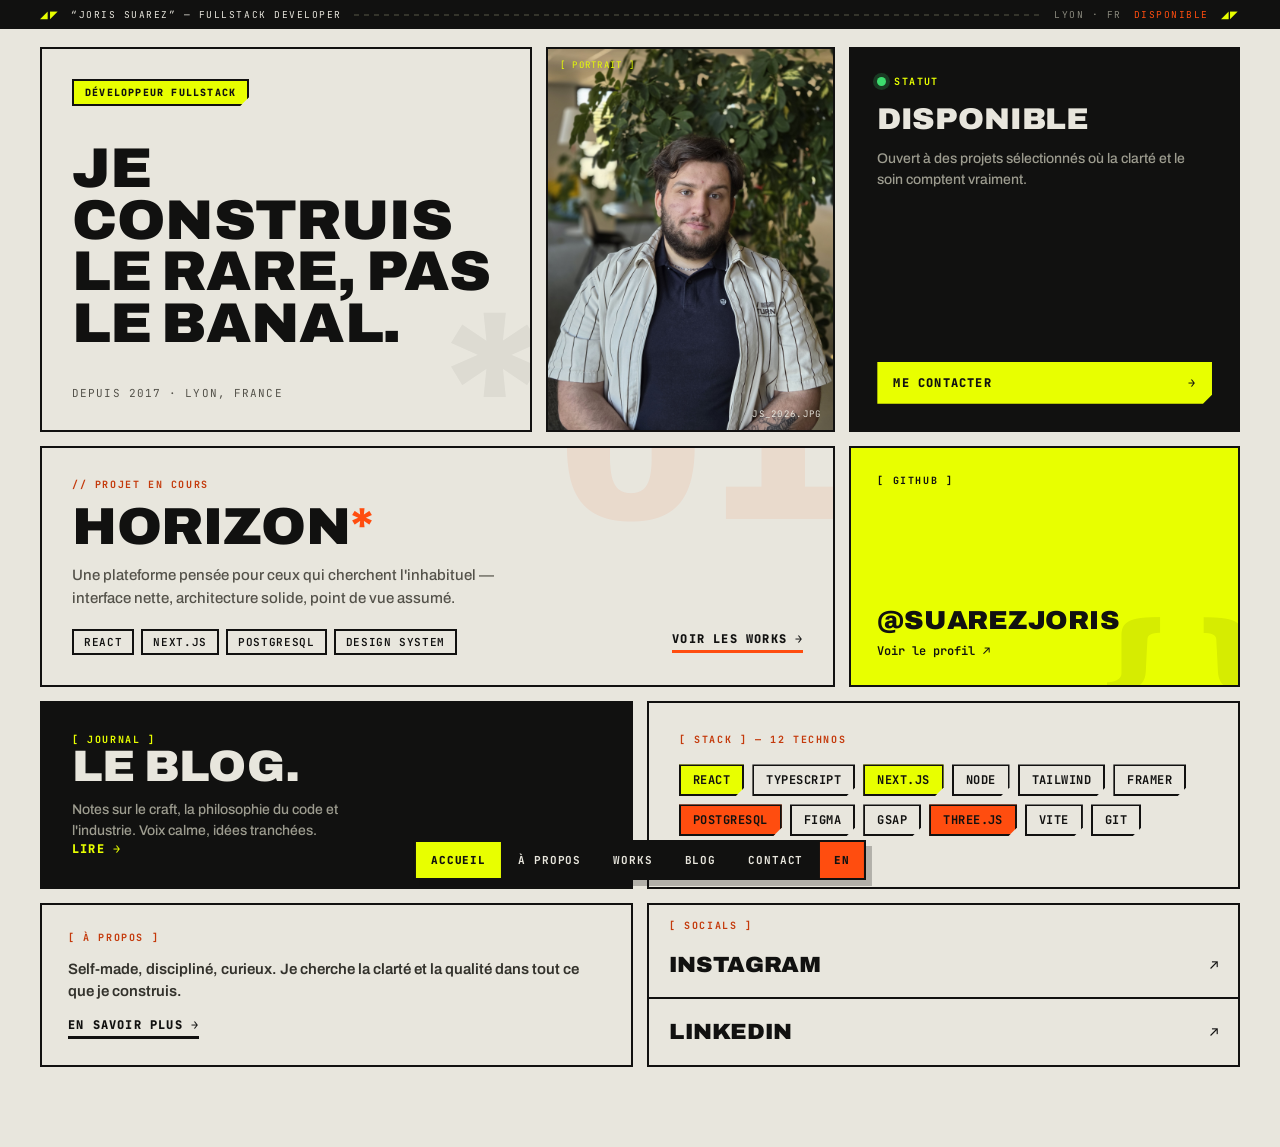
<file: index.html>
<!DOCTYPE html>
<html lang="fr">
<head>
  <meta charset="UTF-8">
  <meta name="viewport" content="width=device-width, initial-scale=1.0">
  <title>Joris Suarez — Fullstack Developer</title>
  <meta name="description" content="Portfolio de Joris Suarez, développeur fullstack depuis 2017. Lyon, France.">
  <link rel="icon" type="image/svg+xml" href="favicon.svg">
  <link rel="preconnect" href="https://fonts.googleapis.com">
  <link rel="preconnect" href="https://fonts.gstatic.com" crossorigin>
  <link href="https://fonts.googleapis.com/css2?family=Archivo:wght@400;500;600;700;800;900&family=JetBrains+Mono:wght@400;500;700;800&display=swap" rel="stylesheet">
  <style>
    html { scrollbar-width: none; -ms-overflow-style: none; }
    html::-webkit-scrollbar { display: none; }
    body { margin: 0; background: #e8e6dd; color: #111110; font-family: 'Archivo', sans-serif; -webkit-font-smoothing: antialiased; overflow: hidden; }
    * { box-sizing: border-box; }
    ::selection { background: #e8ff00; color: #111110; }
    a { color: inherit; text-decoration: none; }
    .mono { font-family: 'JetBrains Mono', monospace; }
    .wide { font-weight: 900; transform: scaleX(1.04); transform-origin: left; display: inline-block; }
    .cut { clip-path: polygon(0 0, 100% 0, 100% calc(100% - 9px), calc(100% - 9px) 100%, 0 100%); }
    .bento { display: grid; grid-template-columns: repeat(12, 1fr); gap: 14px; }
    .cell { border: 2px solid #111110; background: #e8e6dd; position: relative; overflow: hidden; transition: transform .18s ease, box-shadow .18s ease; }
    .cell:hover { transform: translateY(-3px); box-shadow: 7px 7px 0 #111110; }
    @media (max-width: 860px) {
      .bento { grid-template-columns: repeat(6, 1fr); }
      .col-span { grid-column: span 6 !important; }
    }
    @media (max-width: 560px) {
      .bento { grid-template-columns: 1fr; }
      .col-span { grid-column: span 1 !important; }
    }
  </style>
</head>
<body>

<svg width="0" height="0" style="position:absolute" aria-hidden="true"><defs>
  <filter id="rough"><feTurbulence type="fractalNoise" baseFrequency="0.016 0.022" numOctaves="3" seed="7" result="n"/><feDisplacementMap in="SourceGraphic" in2="n" scale="8"/></filter>
</defs></svg>

<!-- HUD TOP RAIL -->
<div class="mono" style="display:flex; justify-content:space-between; align-items:center; gap:12px; padding:8px clamp(16px,4vw,40px); background:#111110; color:#8a897d; font-size:9.5px; letter-spacing:0.16em; text-transform:uppercase;">
  <span style="color:#e8ff00;">◢◤</span>
  <span style="color:#e8e6dd;">&ldquo;JORIS SUAREZ&rdquo; — FULLSTACK DEVELOPER</span>
  <span style="flex:1; height:2px; background:repeating-linear-gradient(90deg,#34342b 0 5px,transparent 5px 10px);"></span>
  <span>LYON · FR</span>
  <span id="hud-status" style="color:#ff4d0f;" data-fr="DISPONIBLE" data-en="AVAILABLE">DISPONIBLE</span>
  <span style="color:#e8ff00;">◢◤</span>
</div>

<main style="max-width:1280px; margin:0 auto; padding:clamp(10px,1.5vw,18px) clamp(16px,4vw,40px) 80px;">

  <div class="bento">

    <!-- ROW 1 -->

    <!-- Hero col-5 -->
    <section class="cell col-span" style="grid-column:span 5; padding:30px; display:flex; flex-direction:column; justify-content:space-between; min-height:210px;">
      <div aria-hidden="true" class="wide" style="position:absolute; right:-3%; bottom:-12%; font-size:230px; line-height:0.7; color:rgba(17,17,16,0.05); pointer-events:none; transform-origin:right;">*</div>
      <div style="position:relative;">
        <span class="mono cut" style="display:inline-block; background:#e8ff00; color:#111110; font-size:10px; font-weight:800; letter-spacing:0.12em; padding:5px 11px; text-transform:uppercase; border:2px solid #111110;" data-fr="DÉVELOPPEUR FULLSTACK" data-en="FULLSTACK DEVELOPER">DÉVELOPPEUR FULLSTACK</span>
      </div>
      <h1 class="wide" style="position:relative; margin:18px 0 0; font-size:clamp(34px,4.6vw,56px); line-height:0.92; text-transform:uppercase; letter-spacing:-0.01em;" data-fr="Je construis le rare, pas le banal." data-en="I build the rare, not the ordinary.">Je construis le rare, pas le banal.</h1>
      <div class="mono" style="position:relative; margin-top:18px; font-size:11px; letter-spacing:0.1em; color:#54524a; text-transform:uppercase;" data-fr="DEPUIS 2017 · LYON, FRANCE" data-en="SINCE 2017 · LYON, FRANCE">DEPUIS 2017 · LYON, FRANCE</div>
    </section>

    <!-- Photo col-3 -->
    <section class="cell col-span" style="grid-column:span 3; padding:0; min-height:210px; background:#111110;">
      <div class="mono" style="position:absolute; top:10px; left:12px; z-index:2; font-size:9px; letter-spacing:0.14em; color:#e8ff00; text-transform:uppercase;">[ PORTRAIT ]</div>
      <div class="mono" style="position:absolute; bottom:10px; right:12px; z-index:2; font-size:9px; letter-spacing:0.14em; color:#e8e6dd; text-transform:uppercase;">JS_2026.JPG</div>
      <img src="assets/joris.jpg" alt="Joris Suarez" style="width:100%; height:100%; object-fit:cover; display:block; min-height:210px;">
    </section>

    <!-- Status col-4 -->
    <section class="cell col-span" style="grid-column:span 4; padding:26px; min-height:210px; display:flex; flex-direction:column; justify-content:space-between; background:#111110; color:#e8e6dd;">
      <div>
        <div class="mono" style="display:flex; align-items:center; gap:8px; font-size:10px; letter-spacing:0.14em; color:#e8ff00; text-transform:uppercase; font-weight:700;">
          <span style="width:9px; height:9px; border-radius:50%; background:#3ddc6e; box-shadow:0 0 0 4px rgba(61,220,110,0.2); flex-shrink:0;"></span>
          <span data-fr="STATUT" data-en="STATUS">STATUT</span>
        </div>
        <p class="wide" style="margin:16px 0 0; font-size:clamp(22px,2.4vw,30px); line-height:1; text-transform:uppercase;" data-fr="Disponible" data-en="Available">Disponible</p>
        <p style="margin:14px 0 0; font-size:14px; line-height:1.5; color:#9d9c8f; font-weight:500;" data-fr="Ouvert à des projets sélectionnés où la clarté et le soin comptent vraiment." data-en="Open to selected projects where clarity and craft genuinely matter.">Ouvert à des projets sélectionnés où la clarté et le soin comptent vraiment.</p>
      </div>
      <a href="HTML_PAGES/contact.html" class="mono cut" style="display:inline-flex; align-items:center; justify-content:space-between; gap:10px; background:#e8ff00; color:#111110; font-size:12px; font-weight:800; letter-spacing:0.1em; padding:13px 16px; text-transform:uppercase; margin-top:18px;">
        <span data-fr="Me contacter" data-en="Contact me">Me contacter</span> <span>→</span>
      </a>
    </section>

    <!-- ROW 2 -->

    <!-- Current project col-8 -->
    <section class="cell col-span" style="grid-column:span 8; padding:30px; min-height:165px; display:flex; flex-direction:column; justify-content:space-between;">
      <div aria-hidden="true" class="wide" style="position:absolute; right:-2%; top:-30%; font-size:210px; line-height:0.7; color:rgba(255,77,15,0.08); pointer-events:none; transform-origin:right;">01</div>
      <div style="position:relative;">
        <div class="mono" style="font-size:10px; letter-spacing:0.16em; color:#c43a0c; text-transform:uppercase; font-weight:700;" data-fr="// PROJET EN COURS" data-en="// CURRENTLY BUILDING">// PROJET EN COURS</div>
        <h2 class="wide" style="margin:12px 0 0; font-size:clamp(30px,4.4vw,52px); line-height:0.92; text-transform:uppercase;">Horizon<span style="color:#ff4d0f;">*</span></h2>
        <p style="margin:14px 0 0; max-width:48ch; font-size:15px; line-height:1.5; color:#54524a; font-weight:500;" data-fr="Une plateforme pensée pour ceux qui cherchent l'inhabituel — interface nette, architecture solide, point de vue assumé." data-en="A platform built for those who seek the uncommon — clean interface, solid architecture, a real point of view.">Une plateforme pensée pour ceux qui cherchent l'inhabituel — interface nette, architecture solide, point de vue assumé.</p>
      </div>
      <div style="position:relative; display:flex; align-items:center; justify-content:space-between; gap:16px; flex-wrap:wrap; margin-top:20px;">
        <div style="display:flex; gap:7px; flex-wrap:wrap;">
          <span class="mono" style="border:2px solid #111110; font-size:11px; font-weight:600; letter-spacing:0.06em; padding:4px 10px; text-transform:uppercase;">React</span>
          <span class="mono" style="border:2px solid #111110; font-size:11px; font-weight:600; letter-spacing:0.06em; padding:4px 10px; text-transform:uppercase;">Next.js</span>
          <span class="mono" style="border:2px solid #111110; font-size:11px; font-weight:600; letter-spacing:0.06em; padding:4px 10px; text-transform:uppercase;">PostgreSQL</span>
          <span class="mono" style="border:2px solid #111110; font-size:11px; font-weight:600; letter-spacing:0.06em; padding:4px 10px; text-transform:uppercase;">Design System</span>
        </div>
        <a href="HTML_PAGES/works.html" class="mono" style="display:inline-flex; align-items:center; gap:8px; font-size:12px; font-weight:800; letter-spacing:0.1em; text-transform:uppercase; border-bottom:3px solid #ff4d0f; padding-bottom:3px;" data-fr="Voir les works →" data-en="See works →">Voir les works →</a>
      </div>
    </section>

    <!-- GitHub col-4 -->
    <a href="https://github.com/suarezjoris" target="_blank" rel="noopener" class="cell col-span" style="grid-column:span 4; padding:26px; min-height:165px; display:flex; flex-direction:column; justify-content:space-between; background:#e8ff00;">
      <div aria-hidden="true" class="wide" style="position:absolute; right:-6%; bottom:-22%; font-size:160px; line-height:0.7; color:rgba(17,17,16,0.08); pointer-events:none; transform-origin:right;">{ }</div>
      <div class="mono" style="position:relative; font-size:10px; letter-spacing:0.16em; text-transform:uppercase; font-weight:700;">[ GITHUB ]</div>
      <div style="position:relative;">
        <div class="wide" style="font-size:26px; text-transform:uppercase; line-height:1;">@suarezjoris</div>
        <div class="mono" style="margin-top:10px; font-size:12px; font-weight:600; display:inline-flex; align-items:center; gap:8px;">
          <span data-fr="Voir le profil" data-en="View profile">Voir le profil</span> <span>↗</span>
        </div>
      </div>
    </a>

    <!-- ROW 3 -->

    <!-- Blog col-6 -->
    <a href="HTML_PAGES/blogs.html" class="cell col-span" style="grid-column:span 6; padding:30px; min-height:148px; display:flex; flex-direction:column; justify-content:space-between; background:#111110; color:#e8e6dd;">
      <div class="mono" style="font-size:10px; letter-spacing:0.16em; color:#e8ff00; text-transform:uppercase; font-weight:700;">[ JOURNAL ]</div>
      <div>
        <h2 class="wide" style="margin:0; font-size:clamp(28px,3.6vw,44px); line-height:0.92; text-transform:uppercase;" data-fr="Le Blog." data-en="The Blog.">Le Blog.</h2>
        <p style="margin:12px 0 0; max-width:40ch; font-size:14px; line-height:1.5; color:#9d9c8f; font-weight:500;" data-fr="Notes sur le craft, la philosophie du code et l'industrie. Voix calme, idées tranchées." data-en="Notes on craft, the philosophy of code, and the industry. Calm voice, sharp ideas.">Notes sur le craft, la philosophie du code et l'industrie. Voix calme, idées tranchées.</p>
      </div>
      <div class="mono" style="font-size:12px; font-weight:800; letter-spacing:0.1em; text-transform:uppercase; color:#e8ff00;" data-fr="Lire →" data-en="Read →">Lire →</div>
    </a>

    <!-- Stack col-6 -->
    <section class="cell col-span" style="grid-column:span 6; padding:30px; min-height:148px;">
      <div class="mono" style="font-size:10px; letter-spacing:0.16em; color:#c43a0c; text-transform:uppercase; font-weight:700; margin-bottom:18px;">
        [ STACK ] — <span data-fr="12 TECHNOS" data-en="12 TECHS">12 TECHNOS</span>
      </div>
      <div style="display:flex; flex-wrap:wrap; gap:8px;">
        <span class="mono cut" style="background:#e8ff00; color:#111110; border:2px solid #111110; font-size:12px; font-weight:700; letter-spacing:0.04em; padding:6px 12px; text-transform:uppercase;">React</span>
        <span class="mono cut" style="background:transparent; color:#111110; border:2px solid #111110; font-size:12px; font-weight:700; letter-spacing:0.04em; padding:6px 12px; text-transform:uppercase;">TypeScript</span>
        <span class="mono cut" style="background:#e8ff00; color:#111110; border:2px solid #111110; font-size:12px; font-weight:700; letter-spacing:0.04em; padding:6px 12px; text-transform:uppercase;">Next.js</span>
        <span class="mono cut" style="background:transparent; color:#111110; border:2px solid #111110; font-size:12px; font-weight:700; letter-spacing:0.04em; padding:6px 12px; text-transform:uppercase;">Node</span>
        <span class="mono cut" style="background:transparent; color:#111110; border:2px solid #111110; font-size:12px; font-weight:700; letter-spacing:0.04em; padding:6px 12px; text-transform:uppercase;">Tailwind</span>
        <span class="mono cut" style="background:transparent; color:#111110; border:2px solid #111110; font-size:12px; font-weight:700; letter-spacing:0.04em; padding:6px 12px; text-transform:uppercase;">Framer</span>
        <span class="mono cut" style="background:#ff4d0f; color:#111110; border:2px solid #111110; font-size:12px; font-weight:700; letter-spacing:0.04em; padding:6px 12px; text-transform:uppercase;">PostgreSQL</span>
        <span class="mono cut" style="background:transparent; color:#111110; border:2px solid #111110; font-size:12px; font-weight:700; letter-spacing:0.04em; padding:6px 12px; text-transform:uppercase;">Figma</span>
        <span class="mono cut" style="background:transparent; color:#111110; border:2px solid #111110; font-size:12px; font-weight:700; letter-spacing:0.04em; padding:6px 12px; text-transform:uppercase;">GSAP</span>
        <span class="mono cut" style="background:#ff4d0f; color:#111110; border:2px solid #111110; font-size:12px; font-weight:700; letter-spacing:0.04em; padding:6px 12px; text-transform:uppercase;">Three.js</span>
        <span class="mono cut" style="background:transparent; color:#111110; border:2px solid #111110; font-size:12px; font-weight:700; letter-spacing:0.04em; padding:6px 12px; text-transform:uppercase;">Vite</span>
        <span class="mono cut" style="background:transparent; color:#111110; border:2px solid #111110; font-size:12px; font-weight:700; letter-spacing:0.04em; padding:6px 12px; text-transform:uppercase;">Git</span>
      </div>
    </section>

    <!-- ROW 4 -->

    <!-- About col-4 -->
    <a href="HTML_PAGES/about.html" class="cell col-span" style="grid-column:span 6; padding:26px; min-height:135px; display:flex; flex-direction:column; justify-content:space-between;">
      <div class="mono" style="font-size:10px; letter-spacing:0.16em; color:#c43a0c; text-transform:uppercase; font-weight:700;" data-fr="[ À PROPOS ]" data-en="[ ABOUT ]">[ À PROPOS ]</div>
      <p style="margin:14px 0; font-size:15px; line-height:1.5; color:#33322c; font-weight:600;" data-fr="Self-made, discipliné, curieux. Je cherche la clarté et la qualité dans tout ce que je construis." data-en="Self-made, disciplined, curious. I chase clarity and quality in everything I build.">Self-made, discipliné, curieux. Je cherche la clarté et la qualité dans tout ce que je construis.</p>
      <div class="mono" style="font-size:12px; font-weight:800; letter-spacing:0.1em; text-transform:uppercase; border-bottom:3px solid #111110; padding-bottom:3px; align-self:flex-start;" data-fr="En savoir plus →" data-en="Learn more →">En savoir plus →</div>
    </a>

    <!-- Socials col-4 -->
    <section class="cell col-span" style="grid-column:span 6; padding:0; min-height:135px; display:flex; flex-direction:column;">
      <div class="mono" style="padding:14px 20px 0; font-size:10px; letter-spacing:0.16em; color:#c43a0c; text-transform:uppercase; font-weight:700;">[ SOCIALS ]</div>
      <a href="https://www.instagram.com/suarezjoris/" target="_blank" rel="noopener" style="flex:1; display:flex; align-items:center; justify-content:space-between; padding:14px 20px; border-bottom:2px solid #111110; transition:background .15s;" onmouseover="this.style.background='#e8ff00'" onmouseout="this.style.background='transparent'">
        <span class="wide" style="font-size:22px; text-transform:uppercase;">Instagram</span><span class="mono" style="font-size:14px;">↗</span>
      </a>
      <a href="https://www.linkedin.com/in/joris-suarez-59164a35b/" target="_blank" rel="noopener" style="flex:1; display:flex; align-items:center; justify-content:space-between; padding:14px 20px; transition:background .15s;" onmouseover="this.style.background='#e8ff00'" onmouseout="this.style.background='transparent'">
        <span class="wide" style="font-size:22px; text-transform:uppercase;">LinkedIn</span><span class="mono" style="font-size:14px;">↗</span>
      </a>
    </section>



  </div>
</main>

<!-- FLOATING DOCK -->
<nav style="position:fixed; left:50%; bottom:20px; transform:translateX(-50%); z-index:70; display:flex; align-items:stretch; gap:2px; background:#111110; border:2px solid #111110; box-shadow:6px 6px 0 rgba(17,17,16,0.25);">
  <a href="index.html" class="mono" style="display:flex; align-items:center; padding:11px 15px; font-size:11px; font-weight:800; letter-spacing:0.08em; text-transform:uppercase; background:#e8ff00; color:#111110;" data-fr="Accueil" data-en="Home">Accueil</a>
  <a href="HTML_PAGES/about.html" class="mono" id="nav-about" style="display:flex; align-items:center; padding:11px 15px; font-size:11px; font-weight:700; letter-spacing:0.08em; text-transform:uppercase; color:#e8e6dd;" onmouseover="this.style.color='#e8ff00'" onmouseout="this.style.color='#e8e6dd'" data-fr="À propos" data-en="About">À propos</a>
  <a href="HTML_PAGES/works.html" class="mono" style="display:flex; align-items:center; padding:11px 15px; font-size:11px; font-weight:700; letter-spacing:0.08em; text-transform:uppercase; color:#e8e6dd;" onmouseover="this.style.color='#e8ff00'" onmouseout="this.style.color='#e8e6dd'">Works</a>
  <a href="HTML_PAGES/blogs.html" class="mono" style="display:flex; align-items:center; padding:11px 15px; font-size:11px; font-weight:700; letter-spacing:0.08em; text-transform:uppercase; color:#e8e6dd;" onmouseover="this.style.color='#e8ff00'" onmouseout="this.style.color='#e8e6dd'">Blog</a>
  <a href="HTML_PAGES/contact.html" class="mono" style="display:flex; align-items:center; padding:11px 15px; font-size:11px; font-weight:700; letter-spacing:0.08em; text-transform:uppercase; color:#e8e6dd;" onmouseover="this.style.color='#e8ff00'" onmouseout="this.style.color='#e8e6dd'" data-fr="Contact" data-en="Contact">Contact</a>
  <button id="lang-btn" class="mono" style="display:flex; align-items:center; padding:11px 14px; font-size:11px; font-weight:800; letter-spacing:0.08em; text-transform:uppercase; background:#ff4d0f; color:#111110; border:none; cursor:pointer;">FR</button>
</nav>

<script>
  function applyLang(lang) {
    document.querySelectorAll('[data-fr][data-en]').forEach(el => {
      el.textContent = el.getAttribute('data-' + lang);
    });
    document.documentElement.lang = lang;
    const btn = document.getElementById('lang-btn');
    if (btn) btn.textContent = lang === 'fr' ? 'EN' : 'FR';
  }

  document.addEventListener('DOMContentLoaded', () => {
    const lang = localStorage.getItem('siteLang') || 'fr';
    applyLang(lang);
    document.getElementById('lang-btn').addEventListener('click', () => {
      const cur = localStorage.getItem('siteLang') || 'fr';
      const next = cur === 'fr' ? 'en' : 'fr';
      localStorage.setItem('siteLang', next);
      applyLang(next);
    });
  });
</script>
</body>
</html>
</file>
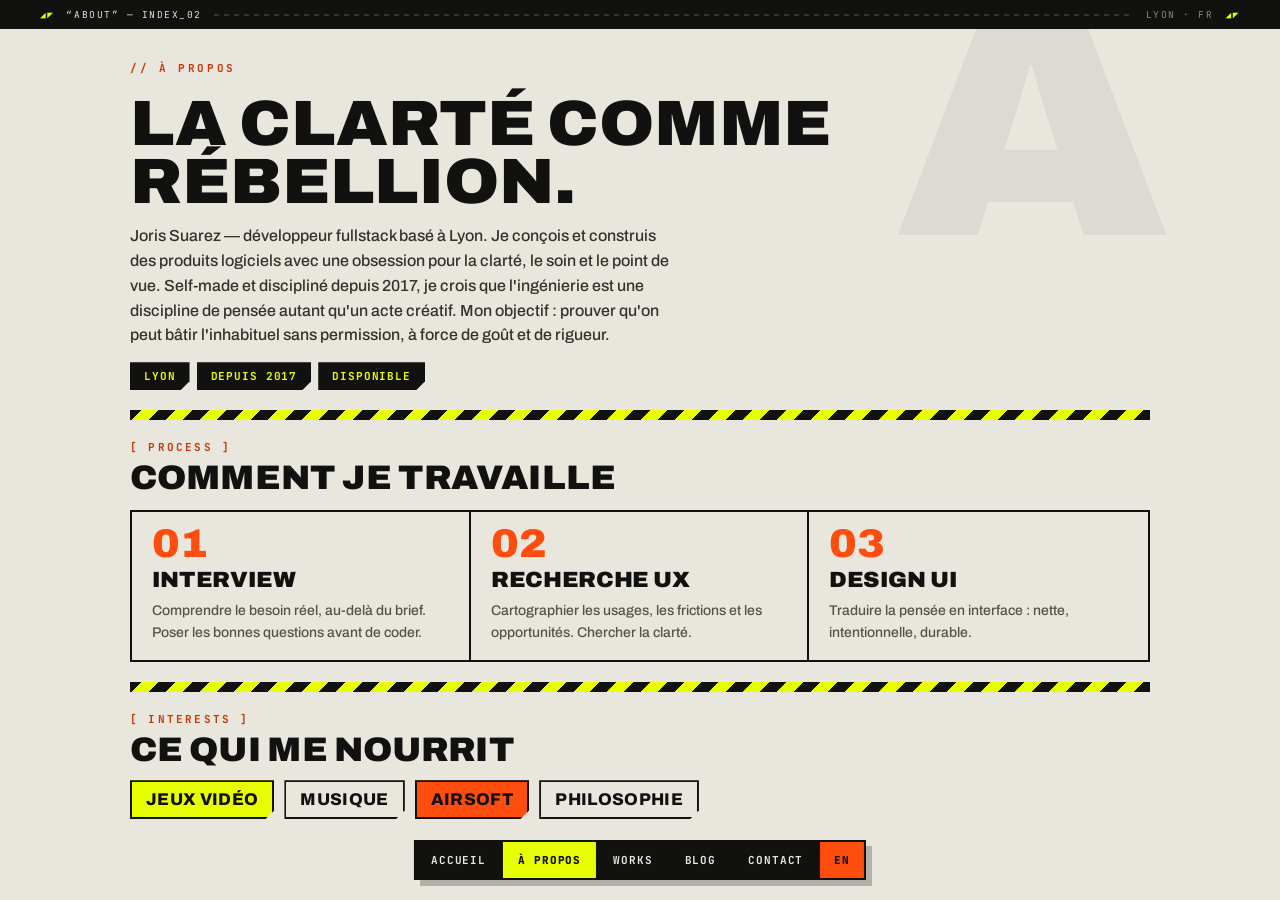
<file: HTML_PAGES/about.html>
<!DOCTYPE html>
<html lang="fr">
<head>
  <meta charset="UTF-8">
  <meta name="viewport" content="width=device-width, initial-scale=1.0">
  <title>Joris Suarez — À propos</title>
  <link rel="icon" type="image/svg+xml" href="../favicon.svg">
  <link rel="preconnect" href="https://fonts.googleapis.com">
  <link rel="preconnect" href="https://fonts.gstatic.com" crossorigin>
  <link href="https://fonts.googleapis.com/css2?family=Archivo:wght@400;500;600;700;800;900&family=JetBrains+Mono:wght@400;500;700;800&display=swap" rel="stylesheet">
  <style>
    html { scrollbar-width: none; -ms-overflow-style: none; }
    html::-webkit-scrollbar { display: none; }
    body { margin:0; background:#e8e6dd; color:#111110; font-family:'Archivo',sans-serif; -webkit-font-smoothing:antialiased; }
    * { box-sizing:border-box; }
    ::selection { background:#e8ff00; color:#111110; }
    a { color:inherit; text-decoration:none; }
    .mono { font-family:'JetBrains Mono',monospace; }
    .wide { font-weight:900; transform:scaleX(1.04); transform-origin:left; display:inline-block; }
    .cut { clip-path:polygon(0 0,100% 0,100% calc(100% - 9px),calc(100% - 9px) 100%,0 100%); }
    .stripeY { background:repeating-linear-gradient(-45deg,#111110 0 12px,#e8ff00 12px 24px); }
  </style>
</head>
<body>

<!-- HUD RAIL -->
<div class="mono" style="display:flex; justify-content:space-between; align-items:center; gap:12px; padding:8px clamp(16px,4vw,40px); background:#111110; color:#8a897d; font-size:9.5px; letter-spacing:0.16em; text-transform:uppercase;">
  <span style="color:#e8ff00;">◢◤</span>
  <span style="color:#e8e6dd;">&ldquo;ABOUT&rdquo; — INDEX_02</span>
  <span style="flex:1; height:2px; background:repeating-linear-gradient(90deg,#34342b 0 5px,transparent 5px 10px);"></span>
  <span>LYON · FR</span>
  <span style="color:#e8ff00;">◢◤</span>
</div>

<main style="max-width:1100px; margin:0 auto; padding:clamp(18px,2.5vw,32px) clamp(16px,4vw,40px) 70px;">

  <!-- HEADER -->
  <header style="position:relative;">
    <div aria-hidden="true" class="wide" style="position:absolute; right:-2%; top:-18%; font-size:min(40vw,340px); line-height:0.7; color:rgba(17,17,16,0.05); pointer-events:none; transform-origin:right;">A</div>
    <div class="mono" style="font-size:11px; letter-spacing:0.24em; color:#c43a0c; text-transform:uppercase; font-weight:700; margin-bottom:20px;" data-fr="// À PROPOS" data-en="// ABOUT">// À PROPOS</div>
    <h1 class="wide" style="position:relative; margin:0; font-size:clamp(32px,5vw,66px); line-height:0.9; text-transform:uppercase; max-width:16ch;" data-fr="La clarté comme rébellion." data-en="Clarity as rebellion.">La clarté comme rébellion.</h1>
    <p style="position:relative; margin:14px 0 0; max-width:60ch; font-size:clamp(13px,1.4vw,16px); line-height:1.55; color:#33322c; font-weight:500;" data-fr="Joris Suarez — développeur fullstack basé à Lyon. Je conçois et construis des produits logiciels avec une obsession pour la clarté, le soin et le point de vue. Self-made et discipliné depuis 2017, je crois que l'ingénierie est une discipline de pensée autant qu'un acte créatif. Mon objectif : prouver qu'on peut bâtir l'inhabituel sans permission, à force de goût et de rigueur." data-en="Joris Suarez — fullstack developer based in Lyon. I design and build software products with an obsession for clarity, craft and point of view. Self-made and disciplined since 2017, I believe engineering is a thinking discipline as much as a creative act. My goal: prove you can build the uncommon without permission — through taste and rigor.">Joris Suarez — développeur fullstack basé à Lyon. Je conçois et construis des produits logiciels avec une obsession pour la clarté, le soin et le point de vue. Self-made et discipliné depuis 2017, je crois que l'ingénierie est une discipline de pensée autant qu'un acte créatif. Mon objectif : prouver qu'on peut bâtir l'inhabituel sans permission, à force de goût et de rigueur.</p>
    <div style="display:flex; gap:7px; flex-wrap:wrap; margin-top:14px;">
      <span class="mono cut" style="background:#111110; color:#e8ff00; font-size:11px; font-weight:700; letter-spacing:0.08em; padding:7px 14px; text-transform:uppercase;" data-fr="Lyon" data-en="Lyon">Lyon</span>
      <span class="mono cut" style="background:#111110; color:#e8ff00; font-size:11px; font-weight:700; letter-spacing:0.08em; padding:7px 14px; text-transform:uppercase;" data-fr="Depuis 2017" data-en="Since 2017">Depuis 2017</span>
      <span class="mono cut" style="background:#111110; color:#e8ff00; font-size:11px; font-weight:700; letter-spacing:0.08em; padding:7px 14px; text-transform:uppercase;" data-fr="Disponible" data-en="Available">Disponible</span>
    </div>
  </header>

  <div class="stripeY" aria-hidden="true" style="height:10px; margin:20px 0;"></div>

  <!-- PROCESS -->
  <section>
    <div class="mono" style="font-size:11px; letter-spacing:0.2em; color:#c43a0c; text-transform:uppercase; font-weight:700; margin-bottom:8px;">[ PROCESS ]</div>
    <h2 class="wide" style="margin:0 0 16px; font-size:clamp(20px,3vw,34px); text-transform:uppercase; line-height:0.95;" data-fr="Comment je travaille" data-en="How I work">Comment je travaille</h2>
    <div style="display:grid; grid-template-columns:repeat(auto-fit,minmax(240px,1fr)); gap:0; border:2px solid #111110;">

      <div style="padding:16px 20px; border-right:2px solid #111110; position:relative; display:flex; flex-direction:column; justify-content:space-between;">
        <div class="wide" style="font-size:40px; line-height:0.8; color:#ff4d0f; margin-bottom:8px;">01</div>
        <div>
          <div class="wide" style="font-size:22px; text-transform:uppercase; margin-bottom:8px;" data-fr="Interview" data-en="Interview">Interview</div>
          <p style="margin:0; font-size:14px; line-height:1.55; color:#54524a; font-weight:500;" data-fr="Comprendre le besoin réel, au-delà du brief. Poser les bonnes questions avant de coder." data-en="Understand the real need beyond the brief. Ask the right questions before writing code.">Comprendre le besoin réel, au-delà du brief. Poser les bonnes questions avant de coder.</p>
        </div>
      </div>

      <div style="padding:16px 20px; border-right:2px solid #111110; position:relative; display:flex; flex-direction:column; justify-content:space-between;">
        <div class="wide" style="font-size:40px; line-height:0.8; color:#ff4d0f; margin-bottom:8px;">02</div>
        <div>
          <div class="wide" style="font-size:22px; text-transform:uppercase; margin-bottom:8px;" data-fr="Recherche UX" data-en="UX Research">Recherche UX</div>
          <p style="margin:0; font-size:14px; line-height:1.55; color:#54524a; font-weight:500;" data-fr="Cartographier les usages, les frictions et les opportunités. Chercher la clarté." data-en="Map usage, friction and opportunity. Hunt for clarity.">Cartographier les usages, les frictions et les opportunités. Chercher la clarté.</p>
        </div>
      </div>

      <div style="padding:16px 20px; position:relative; display:flex; flex-direction:column; justify-content:space-between;">
        <div class="wide" style="font-size:40px; line-height:0.8; color:#ff4d0f; margin-bottom:8px;">03</div>
        <div>
          <div class="wide" style="font-size:22px; text-transform:uppercase; margin-bottom:8px;" data-fr="Design UI" data-en="UI Design">Design UI</div>
          <p style="margin:0; font-size:14px; line-height:1.55; color:#54524a; font-weight:500;" data-fr="Traduire la pensée en interface : nette, intentionnelle, durable." data-en="Translate thinking into interface: clean, intentional, durable.">Traduire la pensée en interface : nette, intentionnelle, durable.</p>
        </div>
      </div>

    </div>
  </section>

  <div class="stripeY" aria-hidden="true" style="height:10px; margin:20px 0;"></div>

  <!-- INTERESTS -->
  <section>
    <div class="mono" style="font-size:11px; letter-spacing:0.2em; color:#c43a0c; text-transform:uppercase; font-weight:700; margin-bottom:8px;">[ INTERESTS ]</div>
    <h2 class="wide" style="margin:0 0 14px; font-size:clamp(20px,3vw,34px); text-transform:uppercase; line-height:0.95;" data-fr="Ce qui me nourrit" data-en="What fuels me">Ce qui me nourrit</h2>
    <div style="display:flex; gap:10px; flex-wrap:wrap;">
      <span class="cut" style="background:#e8ff00; color:#111110; border:2px solid #111110; font-weight:800; font-size:clamp(13px,1.5vw,17px); letter-spacing:0.02em; padding:8px 14px; text-transform:uppercase;" data-fr="Jeux vidéo" data-en="Video Games">Jeux vidéo</span>
      <span class="cut" style="background:transparent; color:#111110; border:2px solid #111110; font-weight:800; font-size:clamp(13px,1.5vw,17px); letter-spacing:0.02em; padding:8px 14px; text-transform:uppercase;" data-fr="Musique" data-en="Music">Musique</span>
      <span class="cut" style="background:#ff4d0f; color:#111110; border:2px solid #111110; font-weight:800; font-size:clamp(13px,1.5vw,17px); letter-spacing:0.02em; padding:8px 14px; text-transform:uppercase;">Airsoft</span>
      <span class="cut" style="background:transparent; color:#111110; border:2px solid #111110; font-weight:800; font-size:clamp(13px,1.5vw,17px); letter-spacing:0.02em; padding:8px 14px; text-transform:uppercase;" data-fr="Philosophie" data-en="Philosophy">Philosophie</span>
    </div>
  </section>

</main>

<!-- DOCK -->
<nav style="position:fixed; left:50%; bottom:20px; transform:translateX(-50%); z-index:70; display:flex; align-items:stretch; gap:2px; background:#111110; border:2px solid #111110; box-shadow:6px 6px 0 rgba(17,17,16,0.25);">
  <a href="../index.html" class="mono" style="display:flex; align-items:center; padding:11px 15px; font-size:11px; font-weight:700; letter-spacing:0.08em; text-transform:uppercase; color:#e8e6dd;" onmouseover="this.style.color='#e8ff00'" onmouseout="this.style.color='#e8e6dd'" data-fr="Accueil" data-en="Home">Accueil</a>
  <a href="about.html" class="mono" style="display:flex; align-items:center; padding:11px 15px; font-size:11px; font-weight:800; letter-spacing:0.08em; text-transform:uppercase; background:#e8ff00; color:#111110;" data-fr="À propos" data-en="About">À propos</a>
  <a href="works.html" class="mono" style="display:flex; align-items:center; padding:11px 15px; font-size:11px; font-weight:700; letter-spacing:0.08em; text-transform:uppercase; color:#e8e6dd;" onmouseover="this.style.color='#e8ff00'" onmouseout="this.style.color='#e8e6dd'">Works</a>
  <a href="blogs.html" class="mono" style="display:flex; align-items:center; padding:11px 15px; font-size:11px; font-weight:700; letter-spacing:0.08em; text-transform:uppercase; color:#e8e6dd;" onmouseover="this.style.color='#e8ff00'" onmouseout="this.style.color='#e8e6dd'">Blog</a>
  <a href="contact.html" class="mono" style="display:flex; align-items:center; padding:11px 15px; font-size:11px; font-weight:700; letter-spacing:0.08em; text-transform:uppercase; color:#e8e6dd;" onmouseover="this.style.color='#e8ff00'" onmouseout="this.style.color='#e8e6dd'" data-fr="Contact" data-en="Contact">Contact</a>
  <button id="lang-btn" class="mono" style="display:flex; align-items:center; padding:11px 14px; font-size:11px; font-weight:800; letter-spacing:0.08em; text-transform:uppercase; background:#ff4d0f; color:#111110; border:none; cursor:pointer;">FR</button>
</nav>

<script>
  function applyLang(lang) {
    document.querySelectorAll('[data-fr][data-en]').forEach(el => {
      el.textContent = el.getAttribute('data-' + lang);
    });
    document.documentElement.lang = lang;
    const btn = document.getElementById('lang-btn');
    if (btn) btn.textContent = lang === 'fr' ? 'EN' : 'FR';
  }
  document.addEventListener('DOMContentLoaded', () => {
    const lang = localStorage.getItem('siteLang') || 'fr';
    applyLang(lang);
    document.getElementById('lang-btn').addEventListener('click', () => {
      const cur = localStorage.getItem('siteLang') || 'fr';
      const next = cur === 'fr' ? 'en' : 'fr';
      localStorage.setItem('siteLang', next);
      applyLang(next);
    });
  });
</script>
</body>
</html>
</file>
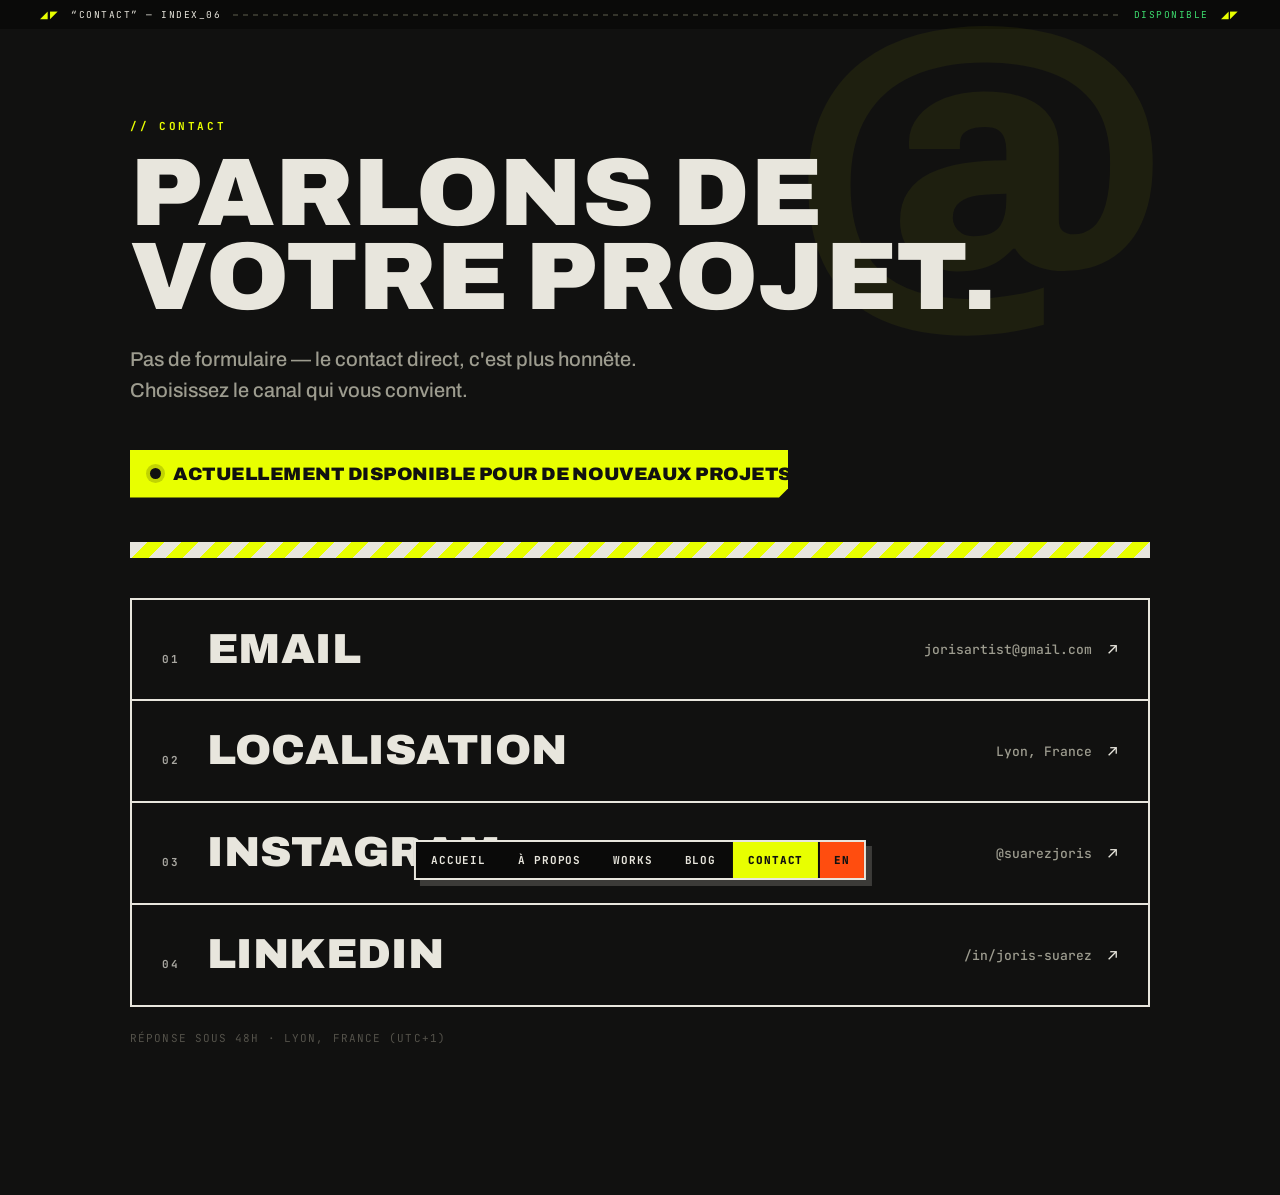
<file: HTML_PAGES/contact.html>
<!DOCTYPE html>
<html lang="fr">
<head>
  <meta charset="UTF-8">
  <meta name="viewport" content="width=device-width, initial-scale=1.0">
  <title>Joris Suarez — Contact</title>
  <link rel="icon" type="image/svg+xml" href="../favicon.svg">
  <link rel="preconnect" href="https://fonts.googleapis.com">
  <link rel="preconnect" href="https://fonts.gstatic.com" crossorigin>
  <link href="https://fonts.googleapis.com/css2?family=Archivo:wght@400;500;600;700;800;900&family=JetBrains+Mono:wght@400;500;700;800&display=swap" rel="stylesheet">
  <style>
    html { scrollbar-width: none; -ms-overflow-style: none; }
    html::-webkit-scrollbar { display: none; }
    body { margin:0; background:#111110; color:#e8e6dd; font-family:'Archivo',sans-serif; -webkit-font-smoothing:antialiased; overflow:hidden; }
    * { box-sizing:border-box; }
    ::selection { background:#e8ff00; color:#111110; }
    a { color:inherit; text-decoration:none; }
    .mono { font-family:'JetBrains Mono',monospace; }
    .wide { font-weight:900; transform:scaleX(1.04); transform-origin:left; display:inline-block; }
    .cut { clip-path:polygon(0 0,100% 0,100% calc(100% - 9px),calc(100% - 9px) 100%,0 100%); }
    .stripeY { background:repeating-linear-gradient(-45deg,#e8e6dd 0 12px,#e8ff00 12px 24px); }
    .row { transition:background .15s, color .15s; }
    .row:hover { background:#e8ff00; color:#111110; }
    .row:hover .rmuted { color:#3a3a00; }
  </style>
</head>
<body>

<!-- HUD RAIL -->
<div class="mono" style="display:flex; justify-content:space-between; align-items:center; gap:12px; padding:8px clamp(16px,4vw,40px); background:#0a0a09; color:#8a897d; font-size:9.5px; letter-spacing:0.16em; text-transform:uppercase;">
  <span style="color:#e8ff00;">◢◤</span>
  <span style="color:#e8e6dd;">&ldquo;CONTACT&rdquo; — INDEX_06</span>
  <span style="flex:1; height:2px; background:repeating-linear-gradient(90deg,#34342b 0 5px,transparent 5px 10px);"></span>
  <span style="color:#3ddc6e;" data-fr="DISPONIBLE" data-en="AVAILABLE">DISPONIBLE</span>
  <span style="color:#e8ff00;">◢◤</span>
</div>

<main style="max-width:1100px; margin:0 auto; padding:clamp(40px,7vw,90px) clamp(16px,4vw,40px) 150px;">

  <!-- HEADER -->
  <header style="position:relative; margin-bottom:44px;">
    <div aria-hidden="true" class="wide" style="position:absolute; right:-2%; top:-30%; font-size:min(42vw,360px); line-height:0.7; color:rgba(232,255,0,0.06); pointer-events:none; transform-origin:right;">@</div>
    <div class="mono" style="font-size:11px; letter-spacing:0.24em; color:#e8ff00; text-transform:uppercase; font-weight:700; margin-bottom:18px;">// CONTACT</div>
    <h1 class="wide" style="margin:0; font-size:clamp(40px,7.5vw,98px); line-height:0.88; text-transform:uppercase; max-width:15ch;" data-fr="Parlons de votre projet." data-en="Let's talk about your project.">Parlons de votre projet.</h1>
    <p style="margin:24px 0 0; max-width:50ch; font-size:clamp(15px,1.8vw,20px); line-height:1.55; color:#9d9c8f; font-weight:500;" data-fr="Pas de formulaire — le contact direct, c'est plus honnête. Choisissez le canal qui vous convient." data-en="No form — direct contact is more honest. Pick the channel that suits you.">Pas de formulaire — le contact direct, c'est plus honnête. Choisissez le canal qui vous convient.</p>
  </header>

  <!-- AVAILABILITY BADGE -->
  <div class="cut" style="display:inline-flex; align-items:center; gap:12px; background:#e8ff00; color:#111110; padding:14px 20px; margin-bottom:44px;">
    <span style="width:11px; height:11px; border-radius:50%; background:#111110; box-shadow:0 0 0 4px rgba(17,17,16,0.18); flex-shrink:0;"></span>
    <span class="wide" style="font-size:clamp(14px,1.8vw,18px); text-transform:uppercase;" data-fr="Actuellement disponible pour de nouveaux projets" data-en="Currently available for new projects">Actuellement disponible pour de nouveaux projets</span>
  </div>

  <div class="stripeY" aria-hidden="true" style="height:16px; margin-bottom:40px;"></div>

  <!-- CONTACT ROWS -->
  <section style="border:2px solid #e8e6dd;">

    <a href="mailto:jorisartist@gmail.com" class="row" style="display:flex; align-items:center; justify-content:space-between; gap:16px; padding:clamp(20px,3vw,30px); border-bottom:2px solid #e8e6dd;">
      <div style="display:flex; align-items:baseline; gap:clamp(14px,3vw,28px); flex-wrap:wrap;">
        <span class="mono" style="font-size:11px; letter-spacing:0.14em; text-transform:uppercase; font-weight:700; opacity:0.7;">01</span>
        <span class="wide" style="font-size:clamp(22px,4vw,42px); text-transform:uppercase; line-height:0.95;">Email</span>
      </div>
      <div style="display:flex; align-items:center; gap:16px;">
        <span class="mono rmuted" style="font-size:13px; color:#9d9c8f; font-weight:500; text-align:right;">jorisartist@gmail.com</span>
        <span class="mono" style="font-size:16px;">↗</span>
      </div>
    </a>

    <a href="https://maps.google.com/?q=Lyon,France" target="_blank" rel="noopener" class="row" style="display:flex; align-items:center; justify-content:space-between; gap:16px; padding:clamp(20px,3vw,30px); border-bottom:2px solid #e8e6dd;">
      <div style="display:flex; align-items:baseline; gap:clamp(14px,3vw,28px); flex-wrap:wrap;">
        <span class="mono" style="font-size:11px; letter-spacing:0.14em; text-transform:uppercase; font-weight:700; opacity:0.7;">02</span>
        <span class="wide" style="font-size:clamp(22px,4vw,42px); text-transform:uppercase; line-height:0.95;" data-fr="Localisation" data-en="Location">Localisation</span>
      </div>
      <div style="display:flex; align-items:center; gap:16px;">
        <span class="mono rmuted" style="font-size:13px; color:#9d9c8f; font-weight:500; text-align:right;">Lyon, France</span>
        <span class="mono" style="font-size:16px;">↗</span>
      </div>
    </a>

    <a href="https://www.instagram.com/suarezjoris/" target="_blank" rel="noopener" class="row" style="display:flex; align-items:center; justify-content:space-between; gap:16px; padding:clamp(20px,3vw,30px); border-bottom:2px solid #e8e6dd;">
      <div style="display:flex; align-items:baseline; gap:clamp(14px,3vw,28px); flex-wrap:wrap;">
        <span class="mono" style="font-size:11px; letter-spacing:0.14em; text-transform:uppercase; font-weight:700; opacity:0.7;">03</span>
        <span class="wide" style="font-size:clamp(22px,4vw,42px); text-transform:uppercase; line-height:0.95;">Instagram</span>
      </div>
      <div style="display:flex; align-items:center; gap:16px;">
        <span class="mono rmuted" style="font-size:13px; color:#9d9c8f; font-weight:500; text-align:right;">@suarezjoris</span>
        <span class="mono" style="font-size:16px;">↗</span>
      </div>
    </a>

    <a href="https://www.linkedin.com/in/joris-suarez-59164a35b/" target="_blank" rel="noopener" class="row" style="display:flex; align-items:center; justify-content:space-between; gap:16px; padding:clamp(20px,3vw,30px);">
      <div style="display:flex; align-items:baseline; gap:clamp(14px,3vw,28px); flex-wrap:wrap;">
        <span class="mono" style="font-size:11px; letter-spacing:0.14em; text-transform:uppercase; font-weight:700; opacity:0.7;">04</span>
        <span class="wide" style="font-size:clamp(22px,4vw,42px); text-transform:uppercase; line-height:0.95;">LinkedIn</span>
      </div>
      <div style="display:flex; align-items:center; gap:16px;">
        <span class="mono rmuted" style="font-size:13px; color:#9d9c8f; font-weight:500; text-align:right;">/in/joris-suarez</span>
        <span class="mono" style="font-size:16px;">↗</span>
      </div>
    </a>

  </section>

  <div class="mono" style="margin-top:24px; font-size:11px; letter-spacing:0.1em; color:#54524a; text-transform:uppercase;" data-fr="RÉPONSE SOUS 48H · LYON, FRANCE (UTC+1)" data-en="REPLY WITHIN 48H · LYON, FRANCE (UTC+1)">RÉPONSE SOUS 48H · LYON, FRANCE (UTC+1)</div>

</main>

<!-- DOCK -->
<nav style="position:fixed; left:50%; bottom:20px; transform:translateX(-50%); z-index:70; display:flex; align-items:stretch; gap:2px; background:#0a0a09; border:2px solid #e8e6dd; box-shadow:6px 6px 0 rgba(232,230,221,0.2);">
  <a href="../index.html" class="mono" style="display:flex; align-items:center; padding:11px 15px; font-size:11px; font-weight:700; letter-spacing:0.08em; text-transform:uppercase; color:#e8e6dd;" onmouseover="this.style.color='#e8ff00'" onmouseout="this.style.color='#e8e6dd'" data-fr="Accueil" data-en="Home">Accueil</a>
  <a href="about.html" class="mono" style="display:flex; align-items:center; padding:11px 15px; font-size:11px; font-weight:700; letter-spacing:0.08em; text-transform:uppercase; color:#e8e6dd;" onmouseover="this.style.color='#e8ff00'" onmouseout="this.style.color='#e8e6dd'" data-fr="À propos" data-en="About">À propos</a>
  <a href="works.html" class="mono" style="display:flex; align-items:center; padding:11px 15px; font-size:11px; font-weight:700; letter-spacing:0.08em; text-transform:uppercase; color:#e8e6dd;" onmouseover="this.style.color='#e8ff00'" onmouseout="this.style.color='#e8e6dd'">Works</a>
  <a href="blogs.html" class="mono" style="display:flex; align-items:center; padding:11px 15px; font-size:11px; font-weight:700; letter-spacing:0.08em; text-transform:uppercase; color:#e8e6dd;" onmouseover="this.style.color='#e8ff00'" onmouseout="this.style.color='#e8e6dd'">Blog</a>
  <a href="contact.html" class="mono" style="display:flex; align-items:center; padding:11px 15px; font-size:11px; font-weight:800; letter-spacing:0.08em; text-transform:uppercase; background:#e8ff00; color:#111110;" data-fr="Contact" data-en="Contact">Contact</a>
  <button id="lang-btn" class="mono" style="display:flex; align-items:center; padding:11px 14px; font-size:11px; font-weight:800; letter-spacing:0.08em; text-transform:uppercase; background:#ff4d0f; color:#111110; border:none; cursor:pointer;">FR</button>
</nav>

<script>
  function applyLang(lang) {
    document.querySelectorAll('[data-fr][data-en]').forEach(el => {
      el.textContent = el.getAttribute('data-' + lang);
    });
    document.documentElement.lang = lang;
    const btn = document.getElementById('lang-btn');
    if (btn) btn.textContent = lang === 'fr' ? 'EN' : 'FR';
  }
  document.addEventListener('DOMContentLoaded', () => {
    const lang = localStorage.getItem('siteLang') || 'fr';
    applyLang(lang);
    document.getElementById('lang-btn').addEventListener('click', () => {
      const cur = localStorage.getItem('siteLang') || 'fr';
      const next = cur === 'fr' ? 'en' : 'fr';
      localStorage.setItem('siteLang', next);
      applyLang(next);
    });
  });
</script>
</body>
</html>
</file>
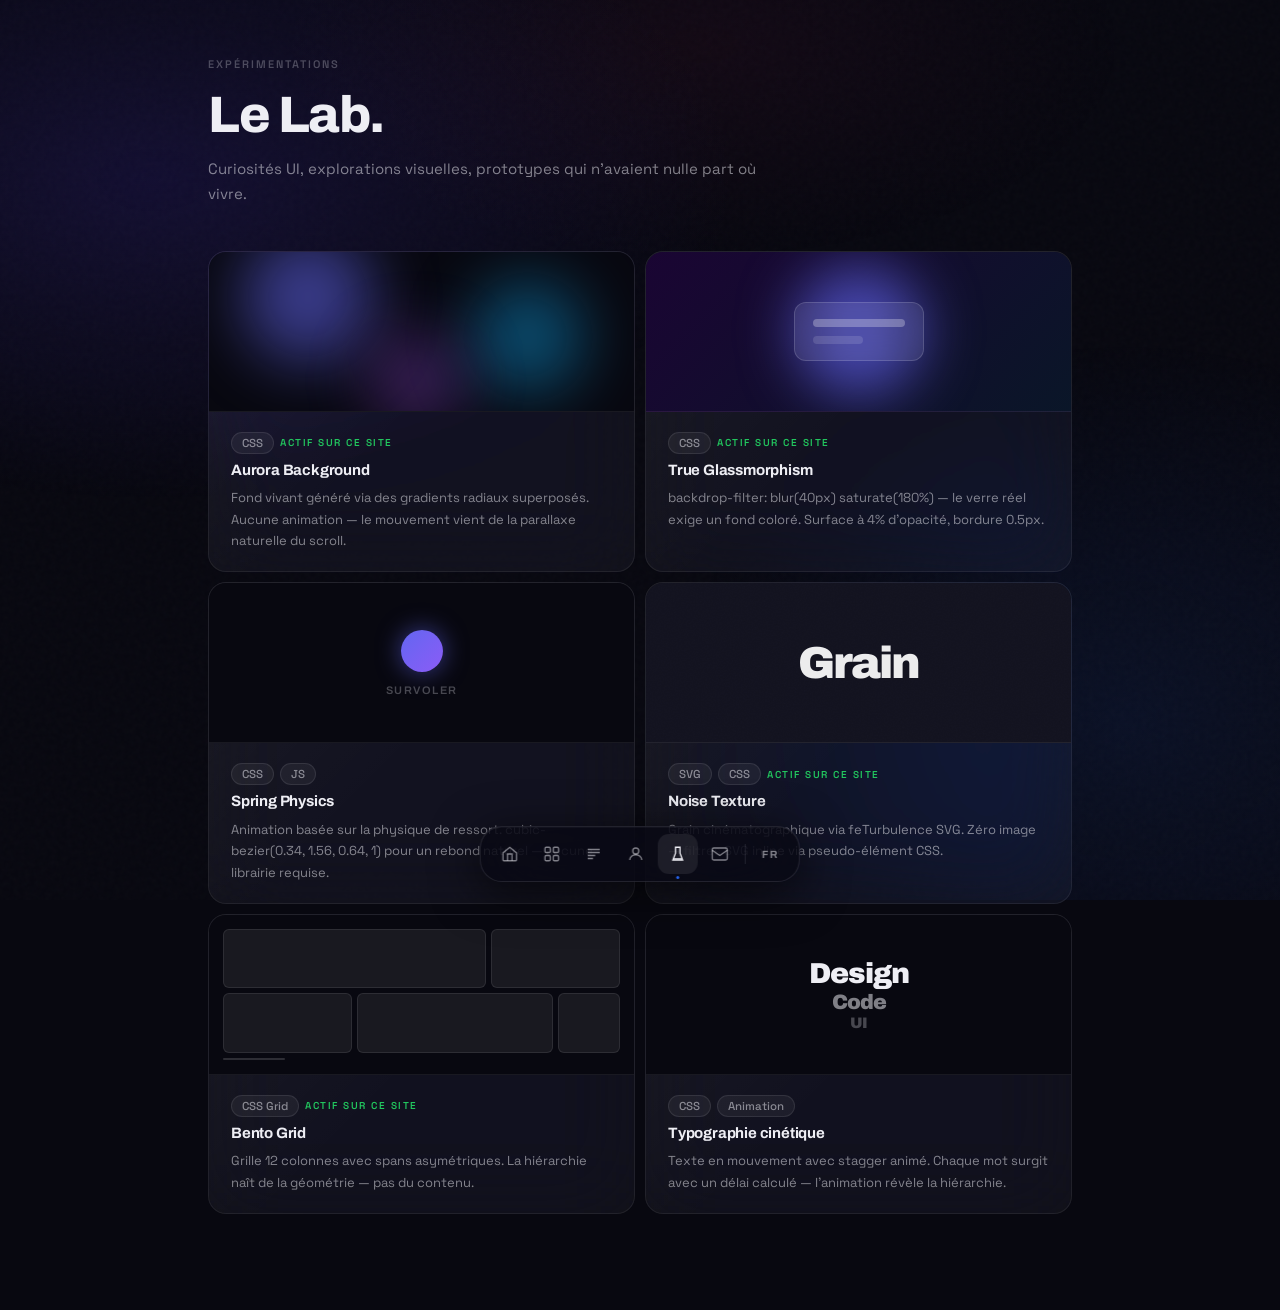
<file: HTML_PAGES/services.html>
<!DOCTYPE html>
<html lang="fr">
<head>
  <meta charset="UTF-8">
  <meta name="viewport" content="width=device-width, initial-scale=1.0">
  <title>Lab — Joris Suarez</title>
  <link rel="icon" type="image/svg+xml" href="../favicon.svg">
  <link rel="stylesheet" href="../styles.css">
  <link rel="stylesheet" href="../css/services.css">
</head>
<body>

<main class="lab-page">

  <section class="lab-hero reveal" style="--delay:0s">
    <span class="label" data-fr="Expérimentations" data-en="Experiments">Expérimentations</span>
    <h1 class="lab-headline" data-fr="Le Lab." data-en="The Lab.">Le Lab.</h1>
    <p class="lab-sub" data-fr="Curiosités UI, explorations visuelles, prototypes qui n'avaient nulle part où vivre." data-en="UI curiosities, visual explorations, prototypes that had nowhere else to go.">Curiosités UI, explorations visuelles, prototypes qui n'avaient nulle part où vivre.</p>
  </section>

  <div class="lab-grid">

    <!-- Aurora Background -->
    <article class="lab-card card reveal" style="--delay:0.1s">
      <div class="lab-preview aurora-preview" aria-hidden="true">
        <div class="aurora-blob a1"></div>
        <div class="aurora-blob a2"></div>
        <div class="aurora-blob a3"></div>
      </div>
      <div class="lab-info">
        <div class="lab-meta">
          <span class="tag">CSS</span>
          <span class="lab-live" data-fr="Actif sur ce site" data-en="Live on this site">Actif sur ce site</span>
        </div>
        <h3 class="lab-title" data-fr="Aurora Background" data-en="Aurora Background">Aurora Background</h3>
        <p class="lab-desc" data-fr="Fond vivant généré via des gradients radiaux superposés. Aucune animation — le mouvement vient de la parallaxe naturelle du scroll." data-en="Living background from layered radial gradients. No animation — movement comes from the natural scroll parallax.">Fond vivant généré via des gradients radiaux superposés. Aucune animation — le mouvement vient de la parallaxe naturelle du scroll.</p>
      </div>
    </article>

    <!-- True Glassmorphism -->
    <article class="lab-card card reveal" style="--delay:0.14s">
      <div class="lab-preview glass-preview" aria-hidden="true">
        <div class="glass-bg-blob"></div>
        <div class="glass-demo-card">
          <div class="glass-line"></div>
          <div class="glass-line short"></div>
        </div>
      </div>
      <div class="lab-info">
        <div class="lab-meta">
          <span class="tag">CSS</span>
          <span class="lab-live" data-fr="Actif sur ce site" data-en="Live on this site">Actif sur ce site</span>
        </div>
        <h3 class="lab-title" data-fr="True Glassmorphism" data-en="True Glassmorphism">True Glassmorphism</h3>
        <p class="lab-desc" data-fr="backdrop-filter: blur(40px) saturate(180%) — le verre réel exige un fond coloré. Surface à 4% d'opacité, bordure 0.5px." data-en="backdrop-filter: blur(40px) saturate(180%) — real glass needs a colored backdrop. 4% opacity surface, 0.5px border.">backdrop-filter: blur(40px) saturate(180%) — le verre réel exige un fond coloré. Surface à 4% d'opacité, bordure 0.5px.</p>
      </div>
    </article>

    <!-- Spring Physics -->
    <article class="lab-card card reveal" style="--delay:0.18s" id="spring-card">
      <div class="lab-preview spring-preview" aria-hidden="true">
        <div class="spring-ball" id="spring-ball"></div>
        <span class="spring-hint" data-fr="Survoler" data-en="Hover">Survoler</span>
      </div>
      <div class="lab-info">
        <div class="lab-meta">
          <span class="tag">CSS</span>
          <span class="tag">JS</span>
        </div>
        <h3 class="lab-title" data-fr="Spring Physics" data-en="Spring Physics">Spring Physics</h3>
        <p class="lab-desc" data-fr="Animation basée sur la physique de ressort. cubic-bezier(0.34, 1.56, 0.64, 1) pour un rebond naturel — aucune librairie requise." data-en="Spring physics-based animation. cubic-bezier(0.34, 1.56, 0.64, 1) for natural bounce — no library needed.">Animation basée sur la physique de ressort. cubic-bezier(0.34, 1.56, 0.64, 1) pour un rebond naturel — aucune librairie requise.</p>
      </div>
    </article>

    <!-- Noise Texture -->
    <article class="lab-card card reveal" style="--delay:0.22s">
      <div class="lab-preview noise-preview" aria-hidden="true">
        <div class="noise-layer"></div>
        <span class="noise-word">Grain</span>
      </div>
      <div class="lab-info">
        <div class="lab-meta">
          <span class="tag">SVG</span>
          <span class="tag">CSS</span>
          <span class="lab-live" data-fr="Actif sur ce site" data-en="Live on this site">Actif sur ce site</span>
        </div>
        <h3 class="lab-title" data-fr="Noise Texture" data-en="Noise Texture">Noise Texture</h3>
        <p class="lab-desc" data-fr="Grain cinématographique via feTurbulence SVG. Zéro image — filtres SVG inline via pseudo-élément CSS." data-en="Cinematic grain via SVG feTurbulence. Zero images — inline SVG filters applied via CSS pseudo-element.">Grain cinématographique via feTurbulence SVG. Zéro image — filtres SVG inline via pseudo-élément CSS.</p>
      </div>
    </article>

    <!-- Bento Grid -->
    <article class="lab-card card reveal" style="--delay:0.26s">
      <div class="lab-preview bento-preview" aria-hidden="true">
        <div class="bento-demo">
          <div class="bc wide"></div>
          <div class="bc"></div>
          <div class="bc"></div>
          <div class="bc medium"></div>
          <div class="bc small"></div>
          <div class="bc small"></div>
        </div>
      </div>
      <div class="lab-info">
        <div class="lab-meta">
          <span class="tag">CSS Grid</span>
          <span class="lab-live" data-fr="Actif sur ce site" data-en="Live on this site">Actif sur ce site</span>
        </div>
        <h3 class="lab-title">Bento Grid</h3>
        <p class="lab-desc" data-fr="Grille 12 colonnes avec spans asymétriques. La hiérarchie naît de la géométrie — pas du contenu." data-en="12-column grid with asymmetric spans. Hierarchy emerges from geometry — not from content.">Grille 12 colonnes avec spans asymétriques. La hiérarchie naît de la géométrie — pas du contenu.</p>
      </div>
    </article>

    <!-- Kinetic Typography -->
    <article class="lab-card card reveal" style="--delay:0.3s">
      <div class="lab-preview kinetic-preview" aria-hidden="true">
        <div class="kinetic-text">
          <span class="kt-word k1">Design</span>
          <span class="kt-word k2">Code</span>
          <span class="kt-word k3">UI</span>
        </div>
      </div>
      <div class="lab-info">
        <div class="lab-meta">
          <span class="tag">CSS</span>
          <span class="tag">Animation</span>
        </div>
        <h3 class="lab-title" data-fr="Typographie cinétique" data-en="Kinetic Typography">Typographie cinétique</h3>
        <p class="lab-desc" data-fr="Texte en mouvement avec stagger animé. Chaque mot surgit avec un délai calculé — l'animation révèle la hiérarchie." data-en="Text in motion with animated stagger. Each word emerges with a calculated delay — animation reveals hierarchy.">Texte en mouvement avec stagger animé. Chaque mot surgit avec un délai calculé — l'animation révèle la hiérarchie.</p>
      </div>
    </article>

  </div>

</main>

<nav class="dock" aria-label="Navigation">
  <a href="../index.html" class="dock-item" aria-label="Accueil">
    <svg viewBox="0 0 24 24" fill="none" stroke="currentColor" stroke-width="1.75"><path d="M3 10.5L12 3l9 7.5V20a1 1 0 01-1 1H4a1 1 0 01-1-1v-9.5z"/><path d="M9 21V12h6v9"/></svg>
    <span class="dock-tooltip" data-fr="Accueil" data-en="Home">Accueil</span>
  </a>
  <a href="works.html" class="dock-item" aria-label="Travaux">
    <svg viewBox="0 0 24 24" fill="none" stroke="currentColor" stroke-width="1.75"><rect x="3" y="3" width="7" height="7" rx="1.5"/><rect x="14" y="3" width="7" height="7" rx="1.5"/><rect x="3" y="14" width="7" height="7" rx="1.5"/><rect x="14" y="14" width="7" height="7" rx="1.5"/></svg>
    <span class="dock-tooltip" data-fr="Travaux" data-en="Works">Travaux</span>
  </a>
  <a href="blogs.html" class="dock-item" aria-label="Blog">
    <svg viewBox="0 0 24 24" fill="none" stroke="currentColor" stroke-width="1.75"><path d="M4 6h16M4 10h16M4 14h10M4 18h7"/></svg>
    <span class="dock-tooltip">Blog</span>
  </a>
  <a href="about.html" class="dock-item" aria-label="À propos">
    <svg viewBox="0 0 24 24" fill="none" stroke="currentColor" stroke-width="1.75"><circle cx="12" cy="8" r="4"/><path d="M4 20c0-4 3.582-7 8-7s8 3 8 7"/></svg>
    <span class="dock-tooltip" data-fr="À propos" data-en="About">À propos</span>
  </a>
  <a href="services.html" class="dock-item active" aria-label="Lab">
    <svg viewBox="0 0 24 24" fill="none" stroke="currentColor" stroke-width="1.75"><path d="M9 3h6v8l3.5 9H5.5L9 11V3z"/><path d="M6.5 18.5h11"/></svg>
    <span class="dock-tooltip">Lab</span>
  </a>
  <a href="contact.html" class="dock-item" aria-label="Contact">
    <svg viewBox="0 0 24 24" fill="none" stroke="currentColor" stroke-width="1.75"><rect x="2" y="4" width="20" height="16" rx="2"/><path d="M2 7l10 7 10-7"/></svg>
    <span class="dock-tooltip">Contact</span>
  </a>
  <div class="dock-sep" aria-hidden="true"></div>
  <button class="dock-item" id="lang-btn" aria-label="Changer de langue">
    <span class="dock-lang" id="lang-display">FR</span>
    <span class="dock-tooltip" id="lang-tip">Switch to English</span>
  </button>
</nav>

<script>
  function toggleLang() {
    const cur = localStorage.getItem('siteLang') || 'fr';
    const next = cur === 'fr' ? 'en' : 'fr';
    applyLang(next);
    localStorage.setItem('siteLang', next);
  }

  function applyLang(lang) {
    document.querySelectorAll('[data-fr][data-en]').forEach(el => {
      el.textContent = el.getAttribute('data-' + lang);
    });
    document.documentElement.lang = lang;
    const d = document.getElementById('lang-display');
    const t = document.getElementById('lang-tip');
    if (d) d.textContent = lang.toUpperCase();
    if (t) t.textContent = lang === 'fr' ? 'Switch to English' : 'Passer en français';
  }

  function initSpring() {
    const ball = document.getElementById('spring-ball');
    const preview = document.querySelector('#spring-card .lab-preview');
    if (!ball || !preview) return;
    preview.addEventListener('mouseenter', () => {
      ball.classList.remove('bouncing');
      void ball.offsetWidth;
      ball.classList.add('bouncing');
    });
  }

  const ro = new IntersectionObserver((entries) => {
    entries.forEach(e => { if (e.isIntersecting) { e.target.classList.add('visible'); ro.unobserve(e.target); } });
  }, { threshold: 0.08 });

  document.addEventListener('DOMContentLoaded', () => {
    applyLang(localStorage.getItem('siteLang') || 'fr');
    document.querySelectorAll('.reveal').forEach(el => ro.observe(el));
    document.getElementById('lang-btn').addEventListener('click', toggleLang);
    initSpring();
  });
</script>
</body>
</html>
</file>
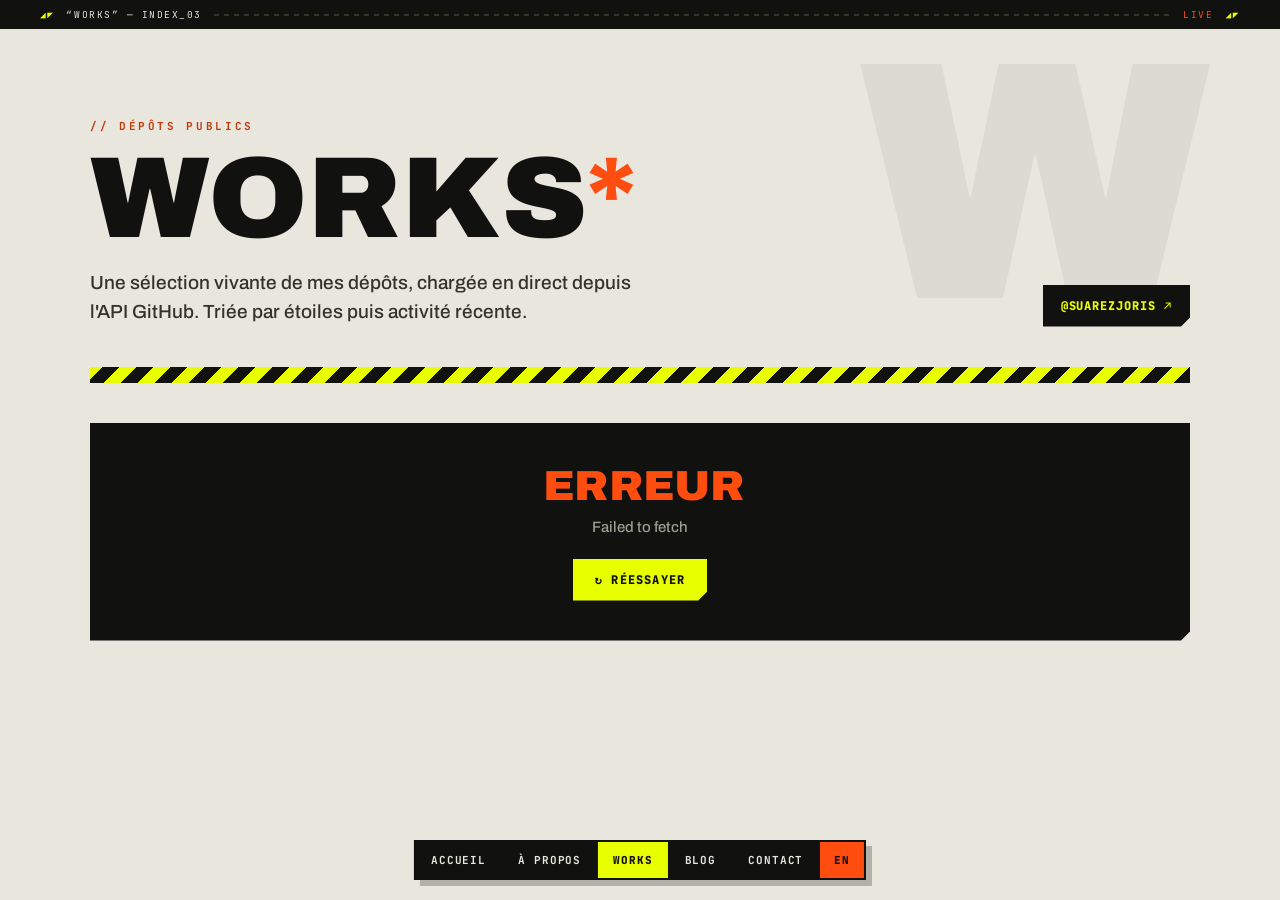
<file: HTML_PAGES/works.html>
<!DOCTYPE html>
<html lang="fr">
<head>
  <meta charset="UTF-8">
  <meta name="viewport" content="width=device-width, initial-scale=1.0">
  <title>Joris Suarez — Works</title>
  <link rel="icon" type="image/svg+xml" href="../favicon.svg">
  <link rel="preconnect" href="https://fonts.googleapis.com">
  <link rel="preconnect" href="https://fonts.gstatic.com" crossorigin>
  <link href="https://fonts.googleapis.com/css2?family=Archivo:wght@400;500;600;700;800;900&family=JetBrains+Mono:wght@400;500;700;800&display=swap" rel="stylesheet">
  <style>
    html { scrollbar-width: none; -ms-overflow-style: none; }
    html::-webkit-scrollbar { display: none; }
    body { margin:0; background:#e8e6dd; color:#111110; font-family:'Archivo',sans-serif; -webkit-font-smoothing:antialiased; }
    * { box-sizing:border-box; }
    ::selection { background:#e8ff00; color:#111110; }
    a { color:inherit; text-decoration:none; }
    .mono { font-family:'JetBrains Mono',monospace; }
    .wide { font-weight:900; transform:scaleX(1.04); transform-origin:left; display:inline-block; }
    .cut { clip-path:polygon(0 0,100% 0,100% calc(100% - 9px),calc(100% - 9px) 100%,0 100%); }
    .stripeY { background:repeating-linear-gradient(-45deg,#111110 0 12px,#e8ff00 12px 24px); }
    .repo-row { display:flex; flex-wrap:wrap; align-items:center; justify-content:space-between; padding:18px 20px; border-bottom:2px solid #111110; transition:background .15s ease, color .15s ease; color:#111110; gap:16px; text-decoration:none; }
    .repo-row:hover { background:#111110; color:#e8e6dd; }
    .repo-row .stat { color:#54524a; transition: color .15s ease; }
    .repo-row:hover .stat { color:#9d9c8f; }
    .repo-row .lang-square { border:1.5px solid #111110; transition: border-color .15s ease; }
    .repo-row:hover .lang-square { border-color: #e8e6dd; }
    .repo-left { display:flex; align-items:center; gap:24px; flex:1; min-width:240px; }
    .repo-right { display:flex; align-items:center; gap:20px; flex-wrap:wrap; }
    @keyframes spin { to { transform:rotate(360deg); } }
  </style>
</head>
<body>

<!-- HUD RAIL -->
<div class="mono" style="display:flex; justify-content:space-between; align-items:center; gap:12px; padding:8px clamp(16px,4vw,40px); background:#111110; color:#8a897d; font-size:9.5px; letter-spacing:0.16em; text-transform:uppercase;">
  <span style="color:#e8ff00;">◢◤</span>
  <span style="color:#e8e6dd;">&ldquo;WORKS&rdquo; — INDEX_03</span>
  <span style="flex:1; height:2px; background:repeating-linear-gradient(90deg,#34342b 0 5px,transparent 5px 10px);"></span>
  <span style="color:#ff4d0f;">LIVE</span>
  <span style="color:#e8ff00;">◢◤</span>
</div>

<main style="max-width:1180px; margin:0 auto; padding:clamp(40px,7vw,90px) clamp(16px,4vw,40px) 150px;">

  <header style="position:relative; margin-bottom:40px;">
    <div aria-hidden="true" class="wide" style="position:absolute; right:-2%; top:-26%; font-size:min(40vw,340px); line-height:0.7; color:rgba(17,17,16,0.05); pointer-events:none; transform-origin:right;">W</div>
    <div style="display:flex; align-items:flex-end; justify-content:space-between; gap:20px; flex-wrap:wrap;">
      <div>
        <div class="mono" style="font-size:11px; letter-spacing:0.24em; color:#c43a0c; text-transform:uppercase; font-weight:700; margin-bottom:16px;" id="eyebrow">// DÉPÔTS PUBLICS</div>
        <h1 class="wide" style="margin:0; font-size:clamp(48px,9vw,120px); line-height:0.86; text-transform:uppercase;">Works<span style="color:#ff4d0f;">*</span></h1>
        <p style="margin:20px 0 0; max-width:50ch; font-size:clamp(15px,1.8vw,19px); line-height:1.55; color:#33322c; font-weight:500;" id="sub-text">Une sélection vivante de mes dépôts, chargée en direct depuis l'API GitHub. Triée par étoiles puis activité récente.</p>
      </div>
      <a href="https://github.com/suarezjoris" target="_blank" rel="noopener" class="mono cut" style="display:inline-flex; align-items:center; gap:9px; background:#111110; color:#e8ff00; font-size:12px; font-weight:800; letter-spacing:0.08em; padding:13px 18px; text-transform:uppercase;">@suarezjoris ↗</a>
    </div>
  </header>

  <div class="stripeY" aria-hidden="true" style="height:16px; margin-bottom:40px;"></div>

  <div id="state-loading" style="display:flex; flex-direction:column; align-items:center; justify-content:center; padding:80px 0; gap:20px;">
    <div style="width:42px; height:42px; border:4px solid #111110; border-top-color:#ff4d0f; border-radius:50%; animation:spin 0.8s linear infinite;"></div>
    <div class="mono" id="loading-text" style="font-size:12px; letter-spacing:0.2em; text-transform:uppercase; color:#54524a;">CHARGEMENT DES DÉPÔTS…</div>
  </div>

  <div id="state-error" style="display:none;">
    <div class="cut" style="background:#111110; color:#e8e6dd; padding:40px; text-align:center;">
      <div class="wide" id="err-title" style="font-size:clamp(28px,4vw,42px); text-transform:uppercase; color:#ff4d0f; margin-bottom:10px;">Erreur</div>
      <p id="err-msg" style="margin:0 0 24px; font-size:15px; color:#9d9c8f; font-weight:500;"></p>
      <button onclick="fetchRepos()" class="mono cut" id="retry-btn" style="background:#e8ff00; color:#111110; border:none; font-size:12px; font-weight:800; letter-spacing:0.1em; padding:13px 22px; text-transform:uppercase; cursor:pointer;">↻ Réessayer</button>
    </div>
  </div>

  <div id="state-loaded" style="display:none;">
    <div id="repos-grid" style="display:flex; flex-direction:column; border-top:2px solid #111110;"></div>
  </div>

</main>

<!-- DOCK -->
<nav style="position:fixed; left:50%; bottom:20px; transform:translateX(-50%); z-index:70; display:flex; align-items:stretch; gap:2px; background:#111110; border:2px solid #111110; box-shadow:6px 6px 0 rgba(17,17,16,0.25);">
  <a href="../index.html" class="mono" style="display:flex; align-items:center; padding:11px 15px; font-size:11px; font-weight:700; letter-spacing:0.08em; text-transform:uppercase; color:#e8e6dd;" onmouseover="this.style.color='#e8ff00'" onmouseout="this.style.color='#e8e6dd'" data-fr="Accueil" data-en="Home">Accueil</a>
  <a href="about.html" class="mono" style="display:flex; align-items:center; padding:11px 15px; font-size:11px; font-weight:700; letter-spacing:0.08em; text-transform:uppercase; color:#e8e6dd;" onmouseover="this.style.color='#e8ff00'" onmouseout="this.style.color='#e8e6dd'" data-fr="À propos" data-en="About">À propos</a>
  <a href="works.html" class="mono" style="display:flex; align-items:center; padding:11px 15px; font-size:11px; font-weight:800; letter-spacing:0.08em; text-transform:uppercase; background:#e8ff00; color:#111110;">Works</a>
  <a href="blogs.html" class="mono" style="display:flex; align-items:center; padding:11px 15px; font-size:11px; font-weight:700; letter-spacing:0.08em; text-transform:uppercase; color:#e8e6dd;" onmouseover="this.style.color='#e8ff00'" onmouseout="this.style.color='#e8e6dd'">Blog</a>
  <a href="contact.html" class="mono" style="display:flex; align-items:center; padding:11px 15px; font-size:11px; font-weight:700; letter-spacing:0.08em; text-transform:uppercase; color:#e8e6dd;" onmouseover="this.style.color='#e8ff00'" onmouseout="this.style.color='#e8e6dd'" data-fr="Contact" data-en="Contact">Contact</a>
  <button id="lang-btn" class="mono" style="display:flex; align-items:center; padding:11px 14px; font-size:11px; font-weight:800; letter-spacing:0.08em; text-transform:uppercase; background:#ff4d0f; color:#111110; border:none; cursor:pointer;">FR</button>
</nav>

<script>
  const langColors = { JavaScript:'#e8ff00', TypeScript:'#3178c6', Python:'#3ddc6e', HTML:'#ff4d0f', CSS:'#a06bff', Vue:'#41b883', Shell:'#89e051', Java:'#b07219', Go:'#00add8', PHP:'#777bb4', Rust:'#dea584', Dart:'#00b4ab', 'C':'#555555', 'C++':'#f34b7d', Ruby:'#cc342d' };
  const i18n = {
    fr: { eyebrow:'// DÉPÔTS PUBLICS', sub:'Une sélection vivante de mes dépôts, chargée en direct depuis l\'API GitHub. Triée par étoiles puis activité récente.', loading:'CHARGEMENT DES DÉPÔTS…', errTitle:'Erreur', retry:'Réessayer' },
    en: { eyebrow:'// PUBLIC REPOS', sub:'A living selection of my repositories, loaded live from the GitHub API. Sorted by stars then recent activity.', loading:'LOADING REPOSITORIES…', errTitle:'Error', retry:'Retry' }
  };
  let currentLang = 'fr';

  function applyLang(lang) {
    currentLang = lang;
    document.querySelectorAll('[data-fr][data-en]').forEach(el => { el.textContent = el.getAttribute('data-' + lang); });
    document.documentElement.lang = lang;
    const btn = document.getElementById('lang-btn');
    if (btn) btn.textContent = lang === 'fr' ? 'EN' : 'FR';
    const t = i18n[lang];
    document.getElementById('eyebrow').textContent = t.eyebrow;
    document.getElementById('sub-text').textContent = t.sub;
    document.getElementById('loading-text').textContent = t.loading;
    document.getElementById('err-title').textContent = t.errTitle;
    document.getElementById('retry-btn').textContent = '↻ ' + t.retry;
  }

  function fetchRepos() {
    document.getElementById('state-loading').style.display = 'flex';
    document.getElementById('state-error').style.display = 'none';
    document.getElementById('state-loaded').style.display = 'none';
    fetch('https://api.github.com/users/suarezjoris/repos?sort=updated&per_page=30')
      .then(res => { if (!res.ok) throw new Error('HTTP ' + res.status + (res.status === 403 ? ' — rate limit' : '')); return res.json(); })
      .then(data => {
        if (!Array.isArray(data)) throw new Error('Unexpected response');
        const repos = data.filter(r => !r.fork).sort((a, b) => (b.stargazers_count - a.stargazers_count) || (new Date(b.updated_at) - new Date(a.updated_at)));
        const grid = document.getElementById('repos-grid');
        grid.innerHTML = repos.map((r, i) => {
          const color = langColors[r.language] || '#8a897d';
          return `<a href="${r.html_url}" target="_blank" rel="noopener" class="repo-row">
            <div class="repo-left">
              <span class="mono" style="font-size:10px; letter-spacing:0.1em; color:#c43a0c; text-transform:uppercase; font-weight:700; width:35px; flex-shrink:0;">R_${String(i+1).padStart(2,'0')}</span>
              <span class="wide" style="font-size:clamp(18px,2.5vw,24px); text-transform:uppercase; line-height:1; word-break:break-word; margin-bottom:-4px;">${r.name}</span>
            </div>
            <div class="repo-right">
              <span class="mono" style="display:inline-flex; align-items:center; gap:8px; font-size:12px; font-weight:600; width:110px;">
                <span class="lang-square" style="width:10px; height:10px; background:${color}; display:inline-block;"></span>${r.language || 'N/A'}
              </span>
              <span class="mono stat" style="font-size:12px; font-weight:600; width:45px;">★ ${r.stargazers_count}</span>
              <span class="mono stat" style="font-size:12px; font-weight:600; width:45px;">⑂ ${r.forks_count}</span>
              <span class="mono" style="font-size:14px; margin-left:10px;">↗</span>
            </div>
          </a>`;
        }).join('');
        document.getElementById('state-loading').style.display = 'none';
        document.getElementById('state-loaded').style.display = 'block';
      })
      .catch(err => {
        document.getElementById('state-loading').style.display = 'none';
        document.getElementById('state-error').style.display = 'block';
        document.getElementById('err-msg').textContent = String(err.message || err);
      });
  }

  document.addEventListener('DOMContentLoaded', () => {
    const lang = localStorage.getItem('siteLang') || 'fr';
    applyLang(lang);
    document.getElementById('lang-btn').addEventListener('click', () => {
      const cur = localStorage.getItem('siteLang') || 'fr';
      const next = cur === 'fr' ? 'en' : 'fr';
      localStorage.setItem('siteLang', next);
      applyLang(next);
    });
    fetchRepos();
  });
</script>
</body>
</html>
</file>
<file: styles.css>
@import url('https://fonts.googleapis.com/css2?family=Archivo:wght@300;400;500;600;700;800;900&family=Space+Grotesk:wght@300;400;500;600;700&display=swap');

:root {
  --font-display: 'Archivo', sans-serif;
  --font-body: 'Space Grotesk', sans-serif;

  --bg: #080810;
  --surface: rgba(255, 255, 255, 0.04);
  --surface-hover: rgba(255, 255, 255, 0.07);
  --surface-strong: rgba(255, 255, 255, 0.09);

  --border: rgba(255, 255, 255, 0.07);
  --border-hover: rgba(255, 255, 255, 0.14);

  --text: #eeeef4;
  --text-2: rgba(238, 238, 244, 0.52);
  --text-3: rgba(238, 238, 244, 0.28);

  --accent: #2563eb;
  --accent-glow: rgba(37, 99, 235, 0.25);
  --green: #22c55e;
  --red: #ef4444;

  --blur: blur(40px) saturate(180%);
  --blur-sm: blur(20px) saturate(150%);

  --r-sm: 10px;
  --r: 18px;
  --r-lg: 24px;

  --t: 0.22s cubic-bezier(0.4, 0, 0.2, 1);
  --t-spring: 0.38s cubic-bezier(0.34, 1.56, 0.64, 1);
}

*, *::before, *::after { margin: 0; padding: 0; box-sizing: border-box; }

html { scroll-behavior: smooth; }

body {
  font-family: var(--font-body);
  background: var(--bg);
  color: var(--text);
  min-height: 100dvh;
  overflow-x: hidden;
  -webkit-font-smoothing: antialiased;
  -moz-osx-font-smoothing: grayscale;
}

/* Aurora */
body::before {
  content: '';
  position: fixed;
  inset: 0;
  z-index: 0;
  pointer-events: none;
  background:
    radial-gradient(ellipse 70% 55% at 12% 20%, rgba(90, 60, 255, 0.14) 0%, transparent 65%),
    radial-gradient(ellipse 55% 65% at 88% 80%, rgba(37, 99, 235, 0.1) 0%, transparent 65%),
    radial-gradient(ellipse 55% 40% at 55% 5%, rgba(170, 35, 90, 0.07) 0%, transparent 60%);
}

/* Noise */
body::after {
  content: '';
  position: fixed;
  inset: 0;
  z-index: 1;
  pointer-events: none;
  opacity: 0.022;
  background-image: url("data:image/svg+xml,%3Csvg viewBox='0 0 200 200' xmlns='http://www.w3.org/2000/svg'%3E%3Cfilter id='n'%3E%3CfeTurbulence type='fractalNoise' baseFrequency='0.85' numOctaves='4' stitchTiles='stitch'/%3E%3C/filter%3E%3Crect width='100%25' height='100%25' filter='url(%23n)'/%3E%3C/svg%3E");
}

h1, h2, h3, h4, h5 { font-family: var(--font-display); font-weight: 700; line-height: 1.15; }

a { color: inherit; text-decoration: none; }

/* Glass card */
.card {
  position: relative;
  z-index: 2;
  background: var(--surface);
  backdrop-filter: var(--blur);
  -webkit-backdrop-filter: var(--blur);
  border: 0.5px solid var(--border);
  border-radius: var(--r);
  overflow: hidden;
  transition: background var(--t), border-color var(--t);
}

.card::before {
  content: '';
  position: absolute;
  inset: 0;
  border-radius: inherit;
  background: linear-gradient(135deg, rgba(255,255,255,0.045) 0%, transparent 50%);
  pointer-events: none;
  z-index: 0;
}

.card > * { position: relative; z-index: 1; }

.card:hover {
  background: var(--surface-hover);
  border-color: var(--border-hover);
}

.label {
  font-size: 11px;
  font-weight: 600;
  letter-spacing: 2px;
  text-transform: uppercase;
  color: var(--text-3);
}

.tag {
  display: inline-flex;
  align-items: center;
  padding: 3px 10px;
  background: rgba(255,255,255,0.05);
  border: 0.5px solid rgba(255,255,255,0.09);
  border-radius: 100px;
  font-size: 11.5px;
  font-weight: 500;
  color: var(--text-2);
  font-family: var(--font-body);
  white-space: nowrap;
}

a.tag-link {
  text-decoration: none;
  transition: background var(--t), border-color var(--t), color var(--t);
}
a.tag-link:hover {
  background: rgba(255,255,255,0.10);
  border-color: rgba(255,255,255,0.22);
  color: var(--text);
}

.hidden { display: none !important; }

/* Status dot */
.status-dot {
  width: 7px;
  height: 7px;
  border-radius: 50%;
  background: var(--green);
  flex-shrink: 0;
  animation: pulse-green 2.5s ease infinite;
}

@keyframes pulse-green {
  0%, 100% { box-shadow: 0 0 0 0 rgba(34, 197, 94, 0.5); }
  50% { box-shadow: 0 0 0 5px rgba(34, 197, 94, 0); }
}

/* Reveal animation */
.reveal {
  opacity: 0;
  transform: translateY(14px);
  transition: opacity 0.5s ease, transform 0.5s ease;
  transition-delay: var(--delay, 0s);
}

.reveal.visible {
  opacity: 1;
  transform: translateY(0);
}

@keyframes fadeUp {
  from { opacity: 0; transform: translateY(18px); }
  to { opacity: 1; transform: translateY(0); }
}

@keyframes spin { to { transform: rotate(360deg); } }

@media (prefers-reduced-motion: reduce) {
  .reveal, .reveal.visible { opacity: 1; transform: none; transition: none; }
  *, *::before, *::after { animation-duration: 0.001ms !important; transition-duration: 0.001ms !important; }
}

/* Selection */
::selection { background: rgba(37, 99, 235, 0.3); color: #fff; }

/* Scrollbar */
::-webkit-scrollbar { width: 5px; }
::-webkit-scrollbar-track { background: transparent; }
::-webkit-scrollbar-thumb { background: rgba(255,255,255,0.1); border-radius: 3px; }
::-webkit-scrollbar-thumb:hover { background: rgba(255,255,255,0.17); }

/* ========================
   DOCK — shared
   ======================== */
.dock {
  position: fixed;
  bottom: 18px;
  left: 50%;
  transform: translateX(-50%);
  z-index: 500;
  display: flex;
  align-items: center;
  gap: 2px;
  padding: 7px 9px;
  background: rgba(8, 8, 18, 0.8);
  backdrop-filter: blur(40px) saturate(200%);
  -webkit-backdrop-filter: blur(40px) saturate(200%);
  border: 0.5px solid rgba(255,255,255,0.1);
  border-radius: 22px;
  box-shadow: 0 10px 48px rgba(0,0,0,0.65), inset 0 0.5px 0 rgba(255,255,255,0.07);
}

.dock-item {
  position: relative;
  display: flex;
  align-items: center;
  justify-content: center;
  width: 40px;
  height: 40px;
  border-radius: 11px;
  color: var(--text-2);
  text-decoration: none;
  transition: all var(--t-spring);
  cursor: pointer;
  background: transparent;
  border: none;
  font-family: var(--font-body);
  flex-shrink: 0;
}

.dock-item svg { width: 18px; height: 18px; }

.dock-item:hover {
  background: rgba(255,255,255,0.08);
  color: var(--text);
  transform: translateY(-3px) scale(1.08);
}

.dock-item.active {
  background: rgba(255,255,255,0.08);
  color: var(--text);
}

.dock-item.active::after {
  content: '';
  position: absolute;
  bottom: -5px;
  left: 50%;
  transform: translateX(-50%);
  width: 3px;
  height: 3px;
  background: var(--accent);
  border-radius: 50%;
}

.dock-tooltip {
  position: absolute;
  bottom: calc(100% + 9px);
  left: 50%;
  transform: translateX(-50%);
  background: rgba(8, 8, 18, 0.95);
  backdrop-filter: blur(20px);
  border: 0.5px solid rgba(255,255,255,0.12);
  border-radius: 8px;
  padding: 4px 9px;
  font-size: 11.5px;
  font-weight: 500;
  color: rgba(255,255,255,0.85);
  white-space: nowrap;
  pointer-events: none;
  opacity: 0;
  transition: opacity 0.13s ease;
  font-family: var(--font-body);
}

.dock-item:hover .dock-tooltip { opacity: 1; }

.dock-sep {
  width: 0.5px;
  height: 20px;
  background: rgba(255,255,255,0.1);
  margin: 0 3px;
  flex-shrink: 0;
}

.dock-lang {
  font-size: 10.5px;
  font-weight: 700;
  letter-spacing: 0.5px;
  font-family: var(--font-display);
}

/* ========================
   MODAL — shared
   ======================== */
.modal {
  position: fixed;
  inset: 0;
  background: rgba(0,0,0,0.65);
  backdrop-filter: blur(10px);
  display: flex;
  align-items: center;
  justify-content: center;
  z-index: 600;
  padding: 1.5rem;
}

.modal.hidden { display: none; }

.modal-box {
  background: rgba(10, 10, 22, 0.92);
  backdrop-filter: var(--blur);
  -webkit-backdrop-filter: var(--blur);
  border: 0.5px solid var(--border-hover);
  border-radius: var(--r-lg);
  padding: 2rem;
  width: 100%;
  max-width: 420px;
  position: relative;
  animation: fadeUp 0.3s cubic-bezier(0.34, 1.56, 0.64, 1);
  box-shadow: 0 30px 80px rgba(0,0,0,0.55);
}

.modal-box h2 {
  font-size: 1.25rem;
  font-weight: 700;
  margin-bottom: 1.25rem;
  color: var(--text);
}

.modal-close {
  position: absolute;
  top: 12px;
  right: 12px;
  width: 30px;
  height: 30px;
  border-radius: 50%;
  border: none;
  background: rgba(255,255,255,0.07);
  color: var(--text-2);
  font-size: 16px;
  cursor: pointer;
  display: flex;
  align-items: center;
  justify-content: center;
  transition: background var(--t);
  line-height: 1;
}

.modal-close:hover { background: rgba(255,255,255,0.12); color: var(--text); }

/* Form elements */
.form-group {
  display: flex;
  flex-direction: column;
  gap: 5px;
  margin-bottom: 12px;
}

.form-group label {
  font-size: 12.5px;
  font-weight: 600;
  color: var(--text-2);
}

.form-group input,
.form-group textarea,
.form-group select {
  background: rgba(255,255,255,0.05);
  border: 0.5px solid var(--border-hover);
  border-radius: var(--r-sm);
  padding: 9px 13px;
  color: var(--text);
  font-size: 14px;
  font-family: var(--font-body);
  outline: none;
  transition: border-color var(--t), background var(--t), box-shadow var(--t);
}

.form-group input:focus,
.form-group textarea:focus,
.form-group select:focus {
  border-color: rgba(37, 99, 235, 0.5);
  background: rgba(255,255,255,0.07);
  box-shadow: 0 0 0 3px rgba(37, 99, 235, 0.1);
}

.form-group input::placeholder,
.form-group textarea::placeholder { color: var(--text-3); }

.form-group textarea { resize: vertical; min-height: 110px; }

.form-group select option { background: #0e0e1a; color: var(--text); }

.btn-primary {
  display: flex;
  align-items: center;
  justify-content: center;
  gap: 7px;
  width: 100%;
  padding: 10px 18px;
  background: var(--accent);
  border: none;
  border-radius: var(--r-sm);
  color: white;
  font-weight: 600;
  font-size: 14px;
  font-family: var(--font-body);
  cursor: pointer;
  transition: all var(--t);
  margin-top: 4px;
}

.btn-primary:hover {
  background: #1d4ed8;
  transform: translateY(-1px);
  box-shadow: 0 8px 25px rgba(37, 99, 235, 0.35);
}

.btn-danger {
  display: inline-flex;
  align-items: center;
  justify-content: center;
  gap: 6px;
  padding: 7px 14px;
  background: rgba(239, 68, 68, 0.1);
  border: 0.5px solid rgba(239, 68, 68, 0.3);
  border-radius: var(--r-sm);
  color: #fca5a5;
  font-weight: 600;
  font-size: 13px;
  font-family: var(--font-body);
  cursor: pointer;
  transition: all var(--t);
}

.btn-danger:hover { background: rgba(239, 68, 68, 0.2); }

.error-msg {
  color: #fca5a5;
  font-size: 13px;
  padding: 8px 12px;
  background: rgba(239, 68, 68, 0.1);
  border-radius: var(--r-sm);
  margin-bottom: 10px;
}

.error-msg.hidden { display: none; }

/* CTA link */
.cta-link {
  display: inline-flex;
  align-items: center;
  gap: 5px;
  font-size: 12.5px;
  font-weight: 600;
  color: var(--text-2);
  margin-top: auto;
  padding-top: 10px;
  transition: color var(--t);
}

.cta-link:hover { color: var(--text); }

.cta-link svg { width: 14px; height: 14px; transition: transform var(--t); }

.cta-link:hover svg { transform: translate(2px, -2px); }
</file>
<file: css/services.css>
.lab-page {
  max-width: 920px;
  margin: 0 auto;
  padding: 52px 28px 96px;
  position: relative;
  z-index: 2;
}

.lab-hero {
  margin-bottom: 44px;
}

.lab-headline {
  font-size: clamp(2rem, 5vw, 3.2rem);
  font-weight: 800;
  letter-spacing: -1.5px;
  line-height: 1.1;
  margin: 14px 0 14px;
}

.lab-sub {
  font-size: 15px;
  color: var(--text-2);
  line-height: 1.65;
  max-width: 560px;
}

/* Lab grid */
.lab-grid {
  display: grid;
  grid-template-columns: repeat(auto-fill, minmax(340px, 1fr));
  gap: 10px;
}

.lab-card {
  display: flex;
  flex-direction: column;
  overflow: hidden;
  padding: 0;
  transition: background var(--t), border-color var(--t), transform var(--t-spring);
}

.lab-card:hover {
  transform: translateY(-2px);
  border-color: var(--border-hover);
}

/* ===== Preview areas ===== */
.lab-preview {
  width: 100%;
  height: 160px;
  position: relative;
  overflow: hidden;
  border-bottom: 0.5px solid var(--border);
  background: #080810;
}

/* Aurora */
.aurora-preview { }

.aurora-blob {
  position: absolute;
  border-radius: 50%;
  filter: blur(32px);
}

.aurora-blob.a1 {
  width: 130px; height: 130px;
  background: rgba(99, 102, 241, 0.55);
  top: -20px; left: 8%;
}

.aurora-blob.a2 {
  width: 110px; height: 110px;
  background: rgba(14, 165, 233, 0.45);
  top: 30px; right: 12%;
}

.aurora-blob.a3 {
  width: 90px; height: 90px;
  background: rgba(168, 85, 247, 0.35);
  bottom: -15px; left: 38%;
}

/* Glassmorphism */
.glass-preview {
  background: linear-gradient(135deg, #1a0533 0%, #0a1628 100%);
  display: flex;
  align-items: center;
  justify-content: center;
}

.glass-bg-blob {
  position: absolute;
  width: 130px; height: 130px;
  border-radius: 50%;
  background: rgba(99, 102, 241, 0.65);
  filter: blur(28px);
  top: 50%; left: 50%;
  transform: translate(-50%, -50%);
}

.glass-demo-card {
  position: relative;
  z-index: 2;
  width: 130px;
  padding: 16px 18px;
  background: rgba(255,255,255,0.08);
  backdrop-filter: blur(14px);
  -webkit-backdrop-filter: blur(14px);
  border: 0.5px solid rgba(255,255,255,0.15);
  border-radius: 12px;
  display: flex;
  flex-direction: column;
  gap: 9px;
}

.glass-line {
  height: 8px;
  background: rgba(255,255,255,0.28);
  border-radius: 4px;
}

.glass-line.short {
  width: 55%;
  background: rgba(255,255,255,0.12);
}

/* Spring */
.spring-preview {
  display: flex;
  align-items: center;
  justify-content: center;
  flex-direction: column;
  gap: 12px;
}

.spring-ball {
  width: 42px;
  height: 42px;
  border-radius: 50%;
  background: linear-gradient(135deg, #6366f1, #8b5cf6);
  box-shadow: 0 0 24px rgba(99, 102, 241, 0.55);
}

.spring-ball.bouncing {
  animation: spring-bounce 0.72s cubic-bezier(0.34, 1.56, 0.64, 1) forwards;
}

@keyframes spring-bounce {
  0%   { transform: scale(1) translateY(0); }
  25%  { transform: scale(0.85, 1.15) translateY(28px); }
  55%  { transform: scale(1.15, 0.85) translateY(-18px); }
  75%  { transform: scale(0.95, 1.05) translateY(6px); }
  100% { transform: scale(1) translateY(0); }
}

.spring-hint {
  font-size: 11px;
  letter-spacing: 1.5px;
  text-transform: uppercase;
  color: var(--text-3);
  font-weight: 600;
  font-family: var(--font-display);
}

/* Noise */
.noise-preview {
  background: #12121e;
  display: flex;
  align-items: center;
  justify-content: center;
}

.noise-layer {
  position: absolute;
  inset: 0;
  background-image: url("data:image/svg+xml,%3Csvg xmlns='http://www.w3.org/2000/svg'%3E%3Cfilter id='n'%3E%3CfeTurbulence type='fractalNoise' baseFrequency='0.65' numOctaves='3' stitchTiles='stitch'/%3E%3CfeColorMatrix type='saturate' values='0'/%3E%3C/filter%3E%3Crect width='200%25' height='200%25' filter='url(%23n)' opacity='0.4'/%3E%3C/svg%3E");
  background-size: 160px 160px;
  mix-blend-mode: overlay;
  opacity: 0.6;
}

.noise-word {
  position: relative;
  z-index: 2;
  font-size: 2.8rem;
  font-weight: 900;
  color: rgba(255,255,255,0.92);
  letter-spacing: -2px;
  font-family: var(--font-display);
}

/* Bento */
.bento-preview {
  padding: 14px;
  display: flex;
  align-items: center;
  justify-content: center;
}

.bento-demo {
  display: grid;
  grid-template-columns: repeat(6, 1fr);
  grid-template-rows: repeat(2, 1fr);
  gap: 5px;
  width: 100%;
  height: 100%;
}

.bc {
  background: rgba(255,255,255,0.07);
  border: 0.5px solid rgba(255,255,255,0.09);
  border-radius: 6px;
  grid-column: span 2;
}

.bc.wide   { grid-column: span 4; }
.bc.medium { grid-column: span 3; }
.bc.small  { grid-column: span 1; }

/* Kinetic */
.kinetic-preview {
  display: flex;
  align-items: center;
  justify-content: center;
}

.kinetic-text {
  display: flex;
  flex-direction: column;
  align-items: center;
  gap: 2px;
}

.kt-word {
  font-family: var(--font-display);
  font-weight: 900;
  letter-spacing: -1px;
  animation: kt-pulse 2.4s ease-in-out infinite;
}

.kt-word.k1 { font-size: 1.8rem; color: var(--text);   animation-delay: 0s; }
.kt-word.k2 { font-size: 1.3rem; color: var(--text-2); animation-delay: 0.2s; }
.kt-word.k3 { font-size: 0.95rem; color: var(--text-3); animation-delay: 0.4s; }

@keyframes kt-pulse {
  0%, 100% { opacity: 0.25; transform: translateY(5px); }
  50%       { opacity: 1;    transform: translateY(0);   }
}

/* Info */
.lab-info {
  padding: 20px 22px;
  display: flex;
  flex-direction: column;
  gap: 8px;
}

.lab-meta {
  display: flex;
  align-items: center;
  gap: 6px;
  flex-wrap: wrap;
}

.lab-live {
  font-size: 10px;
  font-weight: 600;
  letter-spacing: 1.5px;
  text-transform: uppercase;
  color: var(--green);
}

.lab-title {
  font-size: 15px;
  font-weight: 700;
  color: var(--text);
  letter-spacing: -0.2px;
}

.lab-desc {
  font-size: 13px;
  color: var(--text-2);
  line-height: 1.65;
}

@media (max-width: 640px) {
  .lab-page { padding: 36px 18px 88px; }
  .lab-headline { font-size: 1.8rem; letter-spacing: -1px; }
  .lab-grid { grid-template-columns: 1fr; }
}

@media (max-width: 480px) {
  .lab-headline { font-size: 1.55rem; }
  .lab-preview { height: 140px; }
}
</file>
